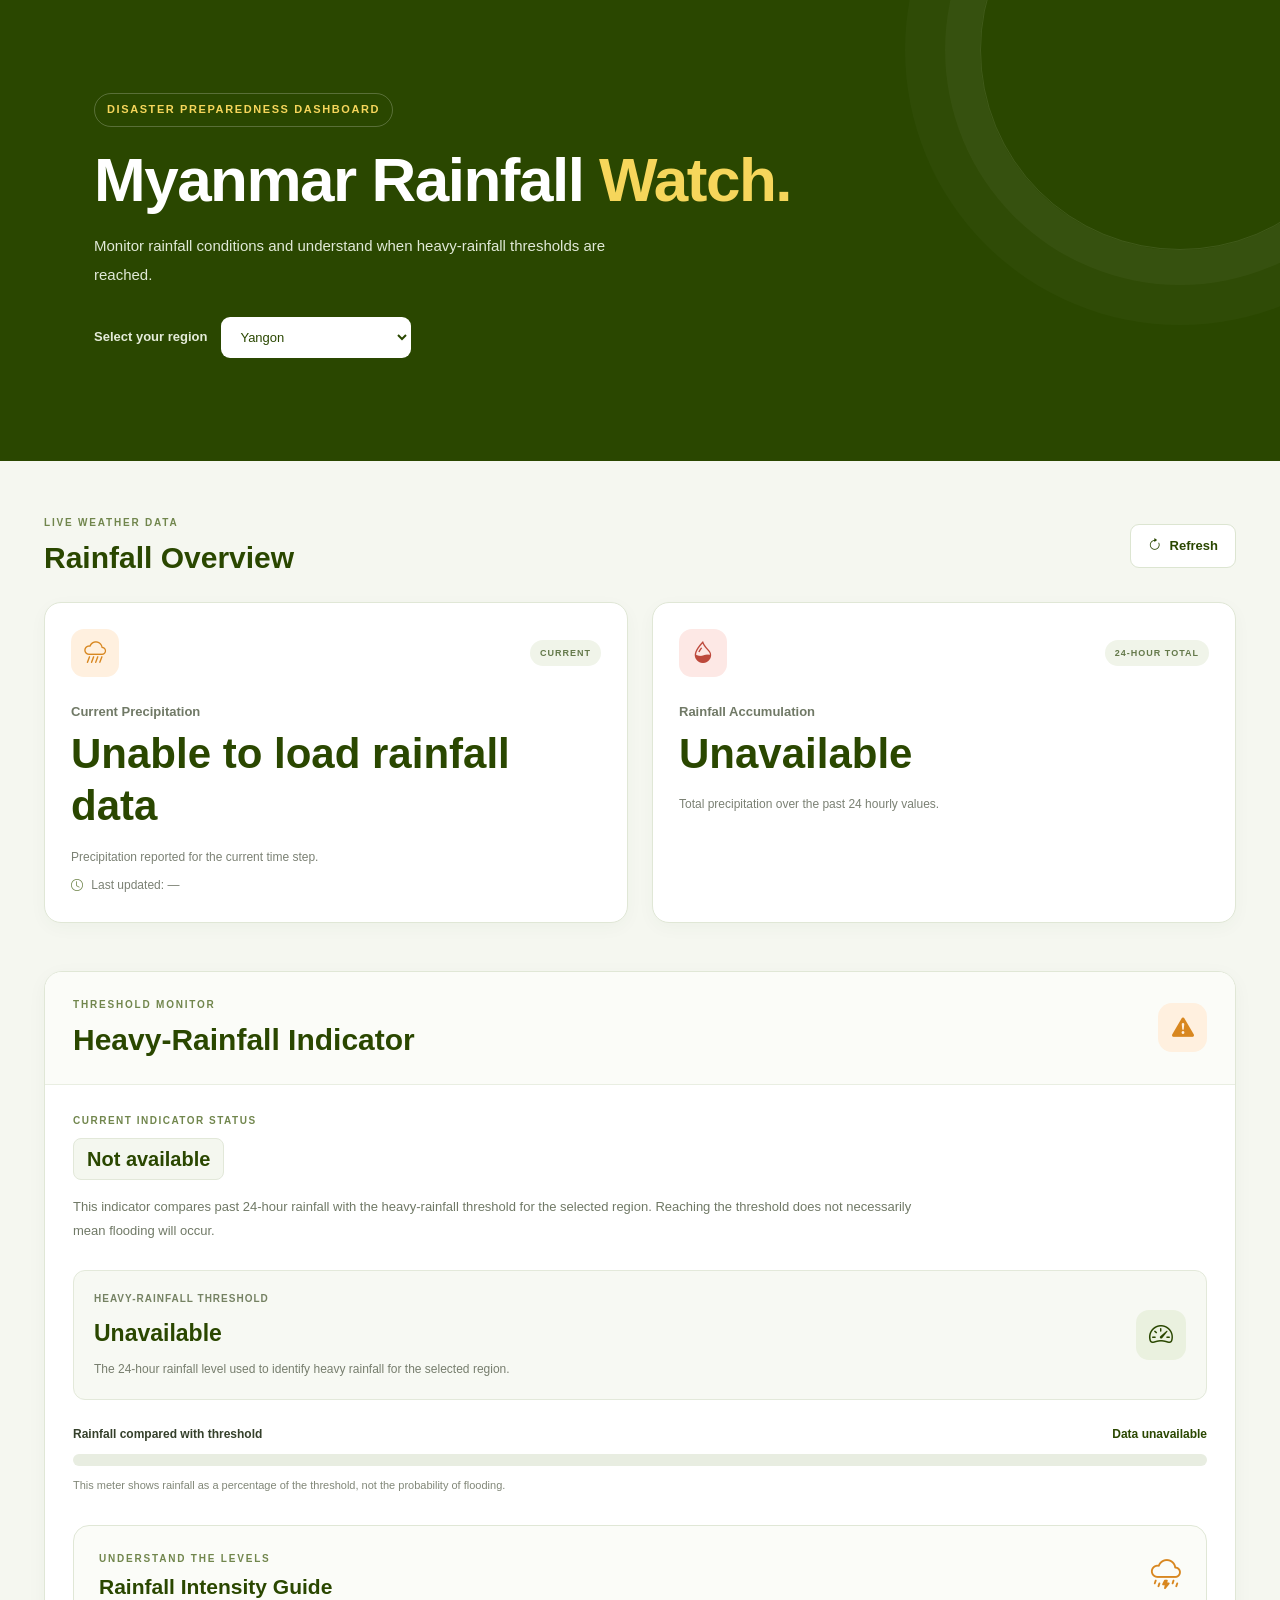
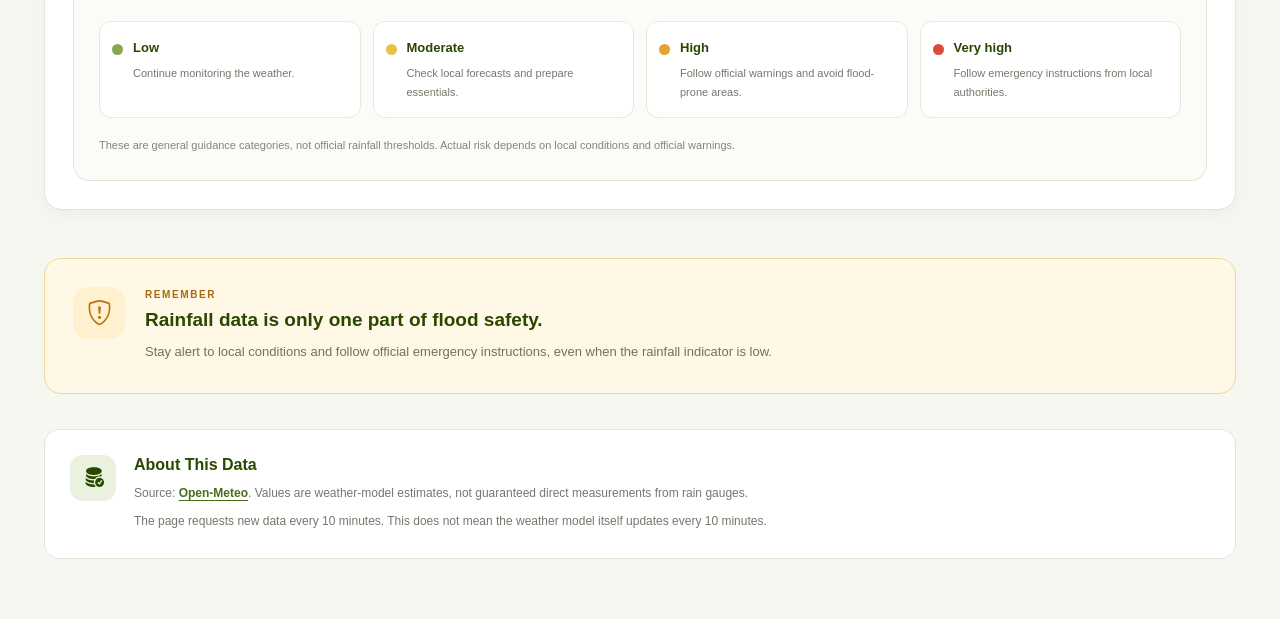
<file: lastest_update.html>
<!DOCTYPE html>
<html lang="en">

<head>
    <meta charset="UTF-8">
    <meta name="viewport" content="width=device-width, initial-scale=1.0">
    <title>Myanmar Rainfall Watch</title>
    <link href="https://cdn.jsdelivr.net/npm/bootstrap@5.3.8/dist/css/bootstrap.min.css" rel="stylesheet"
        integrity="sha384-sRIl4kxILFvY47J16cr9ZwB07vP4J8+LH7qKQnuqkuIAvNWLzeN8tE5YBujZqJLB" crossorigin="anonymous">
    <link rel="stylesheet" href="https://cdn.jsdelivr.net/npm/bootstrap-icons@1.13.1/font/bootstrap-icons.min.css">
    <link href="https://unpkg.com/aos@2.3.1/dist/aos.css" rel="stylesheet">
    <link rel="stylesheet" href="css/lastest_update.css">
</head>

<body>

    <div class="dashboard_header">
        <div class="container px-4 py-5">
            <p class="eyebrow">DISASTER PREPAREDNESS DASHBOARD</p>

            <h1>Myanmar Rainfall <span>Watch.</span></h1>

            <p class="header_description">
                Monitor rainfall conditions and understand when
                heavy-rainfall thresholds are reached.
            </p>

            <div class="region_picker">
                <label for="region">Select your region</label>

                <select name="region" id="region">
                    <option value="ayeyarwady">Ayeyarwady</option>
                    <option value="yangon" selected>Yangon</option>
                    <option value="rakhine">Rakhine</option>
                    <option value="tanintharyi">Tanintharyi</option>
                    <option value="mandalay">Mandalay</option>
                    <option value="bago">Bago</option>
                    <option value="sagaing">Sagaing</option>
                </select>
            </div>
        </div>
    </div>

    <div class="container dashboard_main px-4 py-4">

        <div class="section_heading">
            <div>
                <p class="section_kicker">LIVE WEATHER DATA</p>
                <h2>Rainfall Overview</h2>
            </div>

            <button id="refresh_data" type="button" class="refresh_button">
                <i class="bi bi-arrow-clockwise"></i>
                Refresh
            </button>
        </div>

        <div class="row g-4 mb-5">

            <div class="col-md-6">
                <div class="metric_card current_card">
                    <div class="metric_top">
                        <span class="metric_icon orange_icon">
                            <i class="bi bi-cloud-rain-heavy"></i>
                        </span>
                        <span class="metric_tag">CURRENT</span>
                    </div>

                    <p class="metric_label">Current Precipitation</p>
                    <h3 id="precipitation" class="metric_number">Loading...</h3>

                    <p class="metric_note">
                        Precipitation reported for the current time step.
                    </p>

                    <p class="metric_note mt-2">
                        <i class="bi bi-clock"></i>
                        Last updated: <span id="updated_time">—</span>
                    </p>
                </div>
            </div>

            <div class="col-md-6">
                <div class="metric_card total_card">
                    <div class="metric_top">
                        <span class="metric_icon red_icon">
                            <i class="bi bi-droplet-half"></i>
                        </span>
                        <span class="metric_tag">24-HOUR TOTAL</span>
                    </div>

                    <p class="metric_label">Rainfall Accumulation</p>
                    <h3 id="rainfall_24h" class="metric_number">--</h3>

                    <p class="metric_note">
                        Total precipitation over the past 24 hourly values.
                    </p>
                </div>
            </div>
        </div>

        <div class="alert_panel mb-5">
            <div class="alert_header">
                <div>
                    <p class="section_kicker">THRESHOLD MONITOR</p>
                    <h2>Heavy-Rainfall Indicator</h2>
                </div>

                <span class="alert_symbol">
                    <i class="bi bi-exclamation-triangle-fill"></i>
                </span>
            </div>

            <div class="alert_body">
                <p class="alert_caption">CURRENT INDICATOR STATUS</p>

                <h3 id="flood_risk_percentage" class="risk_status">
                    Not available
                </h3>

                <p class="alert_explanation">
                    This indicator compares past 24-hour rainfall with
                    the heavy-rainfall threshold for the selected region.
                    Reaching the threshold does not necessarily mean
                    flooding will occur.
                </p>

                <div class="threshold_details">
                    <div>
                        <span class="detail_label">HEAVY-RAINFALL THRESHOLD</span>

                        <strong id="rainfall_threshold">Not available</strong>

                        <p class="threshold_note">
                            The 24-hour rainfall level used to identify heavy rainfall
                            for the selected region.
                        </p>
                    </div>

                    <div class="threshold_icon">
                        <i class="bi bi-speedometer2"></i>
                    </div>
                </div>

                <div class="meter_heading">
                    <span>Rainfall compared with threshold</span>
                    <span id="rainfall_meter_text">Not available</span>
                </div>

                <div id="rainfall_meter"
                    class="rainfall_meter"
                    role="progressbar"
                    aria-label="Rainfall compared with the heavy-rainfall threshold"
                    aria-valuemin="0"
                    aria-valuemax="100"
                    aria-valuenow="0">

                    <div id="rainfall_meter_fill" class="rainfall_meter_fill"></div>
                </div>

                <p class="meter_note">
                    This meter shows rainfall as a percentage of the
                    threshold, not the probability of flooding.
                </p>

                <div class="rainfall_guide">
                    <div class="guide_heading">
                        <div>
                            <p class="section_kicker">UNDERSTAND THE LEVELS</p>
                            <h3>Rainfall Intensity Guide</h3>
                        </div>
                        <i class="bi bi-cloud-lightning-rain"></i>
                    </div>

                    <div class="intensity_levels">
                        <div class="intensity_item">
                            <span class="intensity_dot low"></span>
                            <div>
                                <strong>Low</strong>
                                <p>Continue monitoring the weather.</p>
                            </div>
                        </div>

                        <div class="intensity_item">
                            <span class="intensity_dot moderate"></span>
                            <div>
                                <strong>Moderate</strong>
                                <p>Check local forecasts and prepare essentials.</p>
                            </div>
                        </div>

                        <div class="intensity_item">
                            <span class="intensity_dot high"></span>
                            <div>
                                <strong>High</strong>
                                <p>Follow official warnings and avoid flood-prone areas.</p>
                            </div>
                        </div>

                        <div class="intensity_item">
                            <span class="intensity_dot severe"></span>
                            <div>
                                <strong>Very high</strong>
                                <p>Follow emergency instructions from local authorities.</p>
                            </div>
                        </div>
                    </div>

                    <p class="guide_note">
                        These are general guidance categories, not official rainfall thresholds.
                        Actual risk depends on local conditions and official warnings.
                    </p>
                </div>
            </div>
        </div>

        <div class="safety_banner">
            <div class="safety_banner_icon">
                <i class="bi bi-shield-exclamation"></i>
            </div>
            <div>
                <p class="safety_banner_label">REMEMBER</p>
                <h3>Rainfall data is only one part of flood safety.</h3>
                <p>
                    Stay alert to local conditions and follow official emergency
                    instructions, even when the rainfall indicator is low.
                </p>
            </div>
        </div>

        <div class="data_footer">
            <div class="footer_icon">
                <i class="bi bi-database-fill-check"></i>
            </div>

            <div>
                <h3>About This Data</h3>

                <p>
                    Source:
                    <a href="https://open-meteo.com/" target="_blank" rel="noopener noreferrer">Open-Meteo</a>.
                    Values are weather-model estimates, not guaranteed
                    direct measurements from rain gauges.
                </p>

                <p>
                    The page requests new data every 10 minutes.
                    This does not mean the weather model itself updates
                    every 10 minutes.
                </p>
            </div>
        </div>

    </div>

    <script src="js/lastest_update.js"></script>

    <script src="https://cdn.jsdelivr.net/npm/bootstrap@5.3.8/dist/js/bootstrap.bundle.min.js"
        integrity="sha384-FKyoEForCGlyvwx9Hj09JcYn3nv7wiPVlz7YYwJrWVcXK/BmnVDxM+D2scQbITxI"
        crossorigin="anonymous"></script>

    <script src="https://unpkg.com/aos@2.3.1/dist/aos.js"></script>
    <script>
        AOS.init();
    </script>

</body>

</html>
</file>
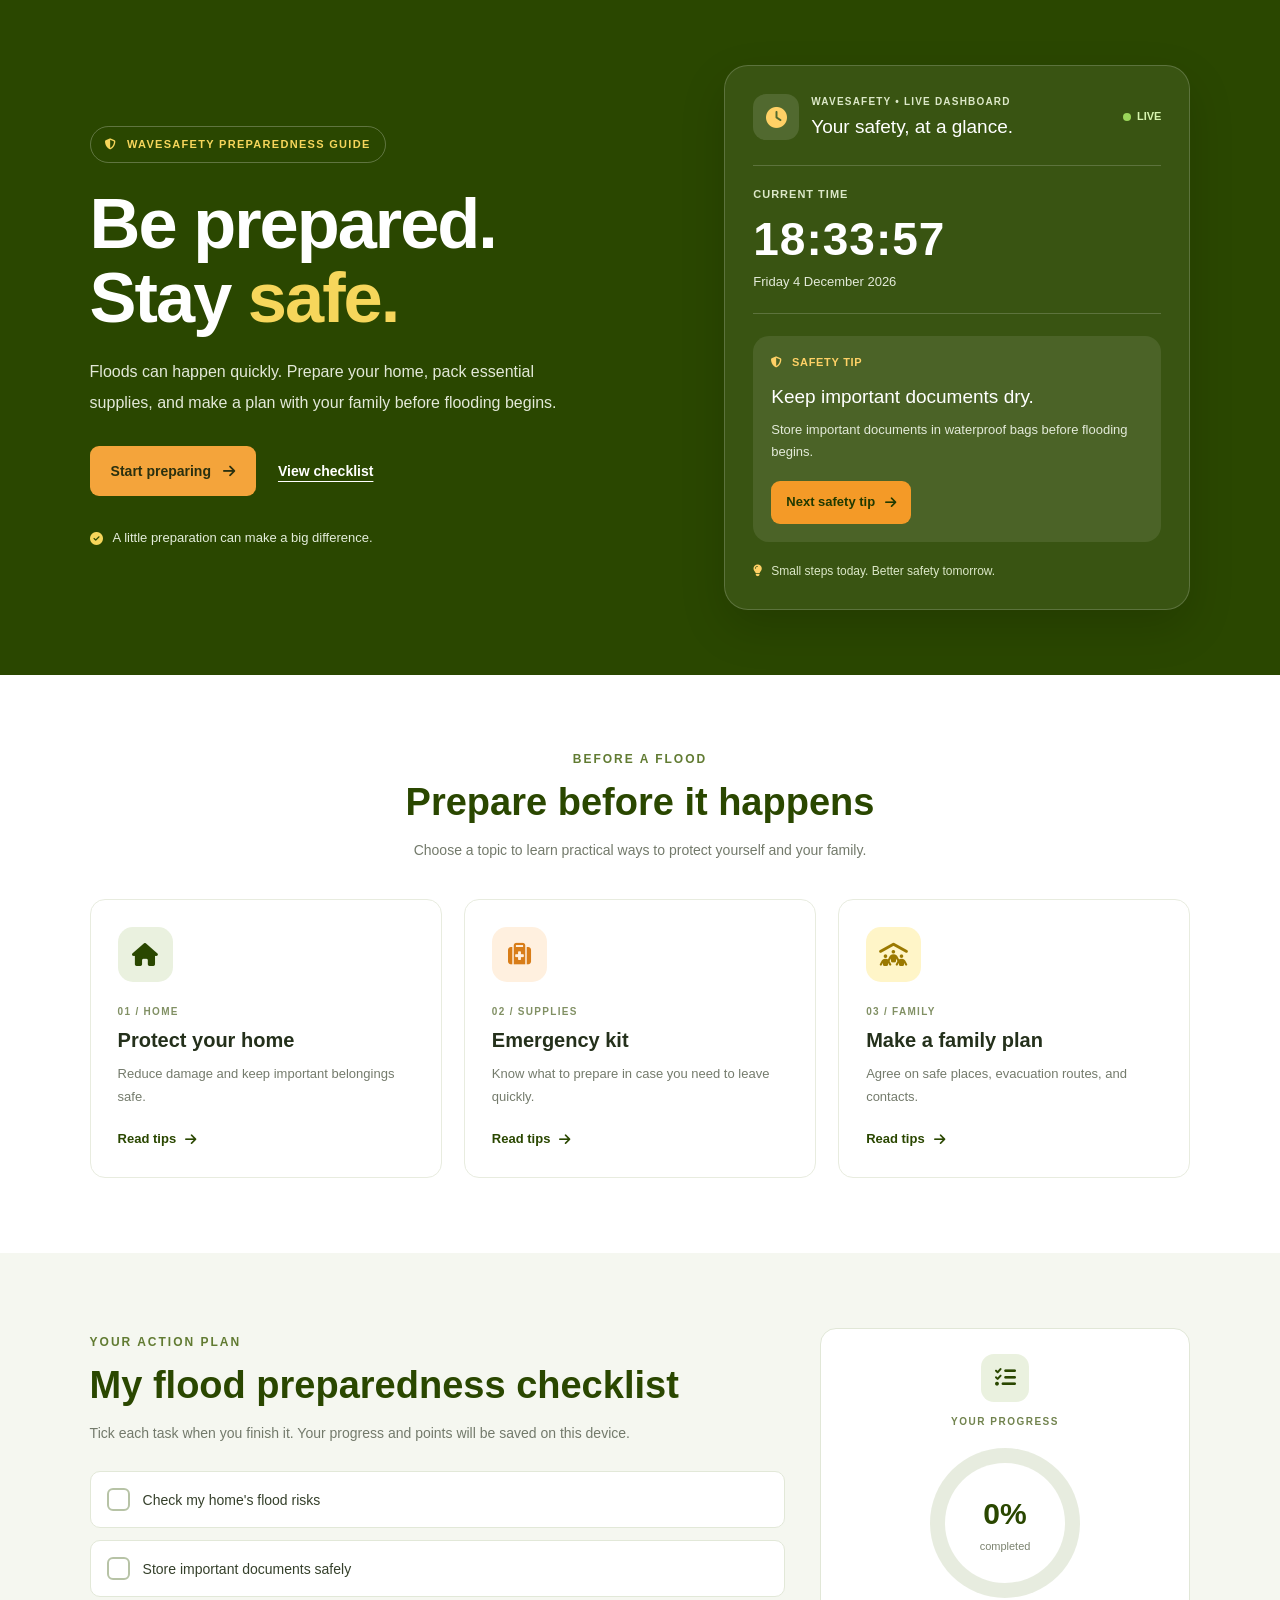
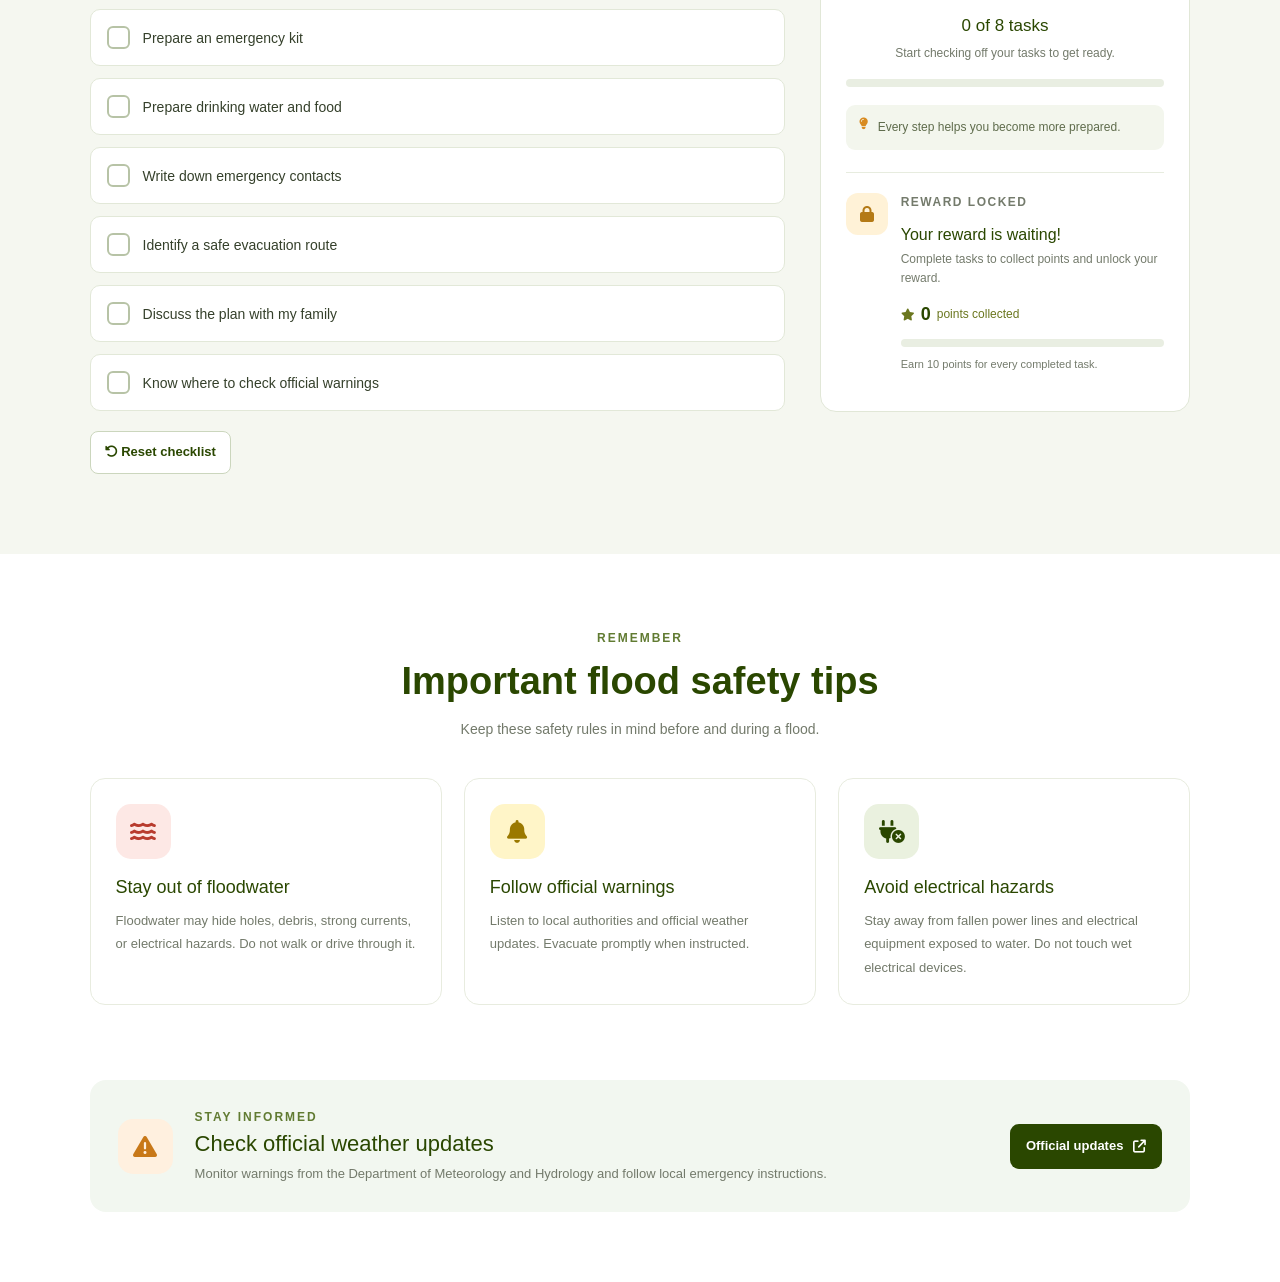
<file: preparedness.html>
<!DOCTYPE html>
<html lang="en">
<head>
    <meta charset="UTF-8">
    <meta name="viewport" content="width=device-width, initial-scale=1.0">
    <title>WaveSafety | Flood Preparedness</title>
    <link href="https://cdn.jsdelivr.net/npm/bootstrap@5.3.3/dist/css/bootstrap.min.css" rel="stylesheet">
    <link rel="stylesheet" href="https://cdnjs.cloudflare.com/ajax/libs/font-awesome/6.7.2/css/all.min.css">
    <link rel="stylesheet" href="css/preparedness.css">
</head>
<body>

    <!-- hero -->
    <section class="hero">
        <div class="hero-content">
            <div class="hero-text">
                <p class="hero-label">
                    <i class="fa-solid fa-shield-halved"></i>
                    WAVESAFETY PREPAREDNESS GUIDE
                </p>

                <h1>Be prepared.<br>Stay <span>safe.</span></h1>

                <p class="hero-description">
                    Floods can happen quickly. Prepare your home, pack
                    essential supplies, and make a plan with your family
                    before flooding begins.
                </p>

                <div class="hero-buttons">
                    <a href="#preparation" class="hero-button">
                        Start preparing
                        <i class="fa-solid fa-arrow-right"></i>
                    </a>
                    <a href="#checklist" class="hero-link">View checklist</a>
                </div>

                <div class="hero-note">
                    <i class="fa-solid fa-circle-check"></i>
                    A little preparation can make a big difference.
                </div>
            </div>

            <!-- live preparedness dashboard -->
            <div class="live-dashboard">
                <div class="live-dashboard-header">
                    <div class="live-dashboard-icon">
                        <i class="fa-solid fa-clock"></i>
                    </div>
                    <div>
                        <p class="dashboard-label">WAVESAFETY • LIVE DASHBOARD</p>
                        <h2>Your safety, at a glance.</h2>
                    </div>
                    <span class="live-badge">
                        <span class="live-dot"></span> LIVE
                    </span>
                </div>

                <div class="dashboard-clock">
                    <p>CURRENT TIME</p>
                    <div id="live-time">00:00:00</div>
                    <div id="live-date">Loading date...</div>
                </div>

                <div class="dashboard-tip">
                    <div class="tip-heading">
                        <i class="fa-solid fa-shield-halved"></i>
                        <span id="tip-number">SAFETY TIP</span>
                    </div>

                    <h3 id="tip-title">Keep important documents dry.</h3>
                    <p id="tip-description">
                        Store important documents in waterproof bags before flooding begins.
                    </p>

                    <button type="button" id="next-tip">
                        Next safety tip
                        <i class="fa-solid fa-arrow-right"></i>
                    </button>
                </div>

                <div class="dashboard-footer">
                    <i class="fa-solid fa-lightbulb"></i>
                    Small steps today. Better safety tomorrow.
                </div>
            </div>
        </div>
    </section>

    <!-- preparation -->
    <section class="preparation-section" id="preparation">
        <div class="section-heading">
            <p class="section-label">BEFORE A FLOOD</p>
            <h2>Prepare before it happens</h2>
            <p>Choose a topic to learn practical ways to protect yourself and your family.</p>
        </div>

        <div class="action-grid">
            <button class="action-card" type="button" data-panel="home-tips">
                <div class="action-icon green-icon">
                    <i class="fa-solid fa-house"></i>
                </div>
                <span class="action-number">01 / HOME</span>
                <h3>Protect your home</h3>
                <p>Reduce damage and keep important belongings safe.</p>
                <span class="action-link">Read tips <i class="fa-solid fa-arrow-right"></i></span>
            </button>

            <button class="action-card" type="button" data-panel="kit-tips">
                <div class="action-icon orange-icon">
                    <i class="fa-solid fa-suitcase-medical"></i>
                </div>
                <span class="action-number">02 / SUPPLIES</span>
                <h3>Emergency kit</h3>
                <p>Know what to prepare in case you need to leave quickly.</p>
                <span class="action-link">Read tips <i class="fa-solid fa-arrow-right"></i></span>
            </button>

            <button class="action-card" type="button" data-panel="family-tips">
                <div class="action-icon yellow-icon">
                    <i class="fa-solid fa-people-roof"></i>
                </div>
                <span class="action-number">03 / FAMILY</span>
                <h3>Make a family plan</h3>
                <p>Agree on safe places, evacuation routes, and contacts.</p>
                <span class="action-link">Read tips <i class="fa-solid fa-arrow-right"></i></span>
            </button>
        </div>

        <!-- tip panels -->
        <div class="tip-panel" id="home-tips">
            <button class="close-panel" type="button" aria-label="Close tips">
                <i class="fa-solid fa-xmark"></i>
            </button>

            <div class="tip-panel-title">
                <i class="fa-solid fa-house-circle-check"></i>
                <div>
                    <p class="section-label">HOME SAFETY</p>
                    <h3>Protect your home from flooding</h3>
                </div>
            </div>

            <h4>What you should do</h4>
            <ul>
                <li>Check whether your home is in a flood-prone area.</li>
                <li>Keep drains and gutters clear of rubbish when it is safe to do so.</li>
                <li>Move important documents, electronics, and valuables to higher shelves.</li>
                <li>Keep emergency phone numbers and important documents in a waterproof bag.</li>
                <li>Know the safest route to higher ground or an official evacuation shelter.</li>
            </ul>

            <div class="tip-warning">
                <i class="fa-solid fa-triangle-exclamation"></i>
                Never enter floodwater to protect belongings. Your safety comes first.
            </div>
        </div>

        <div class="tip-panel" id="kit-tips">
            <button class="close-panel" type="button" aria-label="Close tips">
                <i class="fa-solid fa-xmark"></i>
            </button>

            <div class="tip-panel-title">
                <i class="fa-solid fa-kit-medical"></i>
                <div>
                    <p class="section-label">EMERGENCY SUPPLIES</p>
                    <h3>Pack a flood emergency kit</h3>
                </div>
            </div>

            <h4>Essential supplies</h4>
            <ul>
                <li>Drinking water and ready-to-eat food.</li>
                <li>First-aid kit and necessary medicines.</li>
                <li>Flashlight, spare batteries, and a power bank.</li>
                <li>Phone, emergency contact list, and a battery-powered radio if available.</li>
                <li>Copies of important documents stored in a waterproof bag.</li>
                <li>Extra clothes, hygiene items, and basic supplies for children or older family members.</li>
            </ul>

            <div class="tip-warning">
                <i class="fa-solid fa-triangle-exclamation"></i>
                Keep your kit somewhere easy to reach. Do not delay evacuation to collect supplies.
            </div>
        </div>

        <div class="tip-panel" id="family-tips">
            <button class="close-panel" type="button" aria-label="Close tips">
                <i class="fa-solid fa-xmark"></i>
            </button>

            <div class="tip-panel-title">
                <i class="fa-solid fa-people-group"></i>
                <div>
                    <p class="section-label">FAMILY SAFETY</p>
                    <h3>Create a plan everyone understands</h3>
                </div>
            </div>

            <h4>Before flooding begins</h4>
            <ul>
                <li>Choose a safe meeting place on higher ground.</li>
                <li>Identify evacuation routes and nearby official shelters.</li>
                <li>Write down important phone numbers in case your phone battery dies.</li>
                <li>Choose an out-of-area contact whom family members can call or message.</li>
                <li>Plan how to help children, older adults, people with disabilities, and pets.</li>
                <li>Follow official warnings and leave early when authorities advise evacuation.</li>
            </ul>

            <div class="tip-warning">
                <i class="fa-solid fa-triangle-exclamation"></i>
                Never walk, swim, or drive through floodwater. It may be deeper or faster-moving than it looks.
            </div>
        </div>
    </section>

    <!-- checklist -->
    <section class="checklist-section" id="checklist">
        <div class="checklist-layout">
            <div class="checklist-main">
                <p class="section-label">YOUR ACTION PLAN</p>
                <h2>My flood preparedness checklist</h2>
                <p class="checklist-intro">
                    Tick each task when you finish it. Your progress and points will be saved on this device.
                </p>

                <div class="checklist-items">
                    <label class="checklist-item">
                        <input type="checkbox" class="prep-check" value="home">
                        <span class="custom-check"><i class="fa-solid fa-check"></i></span>
                        <span>Check my home's flood risks</span>
                    </label>

                    <label class="checklist-item">
                        <input type="checkbox" class="prep-check" value="documents">
                        <span class="custom-check"><i class="fa-solid fa-check"></i></span>
                        <span>Store important documents safely</span>
                    </label>

                    <label class="checklist-item">
                        <input type="checkbox" class="prep-check" value="kit">
                        <span class="custom-check"><i class="fa-solid fa-check"></i></span>
                        <span>Prepare an emergency kit</span>
                    </label>

                    <label class="checklist-item">
                        <input type="checkbox" class="prep-check" value="water">
                        <span class="custom-check"><i class="fa-solid fa-check"></i></span>
                        <span>Prepare drinking water and food</span>
                    </label>

                    <label class="checklist-item">
                        <input type="checkbox" class="prep-check" value="contacts">
                        <span class="custom-check"><i class="fa-solid fa-check"></i></span>
                        <span>Write down emergency contacts</span>
                    </label>

                    <label class="checklist-item">
                        <input type="checkbox" class="prep-check" value="route">
                        <span class="custom-check"><i class="fa-solid fa-check"></i></span>
                        <span>Identify a safe evacuation route</span>
                    </label>

                    <label class="checklist-item">
                        <input type="checkbox" class="prep-check" value="family">
                        <span class="custom-check"><i class="fa-solid fa-check"></i></span>
                        <span>Discuss the plan with my family</span>
                    </label>

                    <label class="checklist-item">
                        <input type="checkbox" class="prep-check" value="alerts">
                        <span class="custom-check"><i class="fa-solid fa-check"></i></span>
                        <span>Know where to check official warnings</span>
                    </label>
                </div>

                <div class="checklist-buttons">
                    <button class="reset-button" id="reset-checklist" type="button">
                        <i class="fa-solid fa-rotate-left"></i>
                        Reset checklist
                    </button>
                </div>
            </div>

            <aside class="progress-card">
                <div class="progress-icon">
                    <i class="fa-solid fa-list-check"></i>
                </div>

                <p class="progress-label">YOUR PROGRESS</p>

                <div class="progress-ring" id="progress-ring">
                    <div class="progress-ring-inner">
                        <strong id="progress-percent">0%</strong>
                        <span>completed</span>
                    </div>
                </div>

                <h3 id="progress-count">0 of 8 tasks</h3>
                <p id="progress-message">Start checking off your tasks to get ready.</p>

                <div class="progress-track">
                    <div class="progress-bar" id="progress-bar"></div>
                </div>

                <div class="progress-tip">
                    <i class="fa-solid fa-lightbulb"></i>
                    <span>Every step helps you become more prepared.</span>
                </div>

                <!-- points and rewards -->
                <div class="reward-card" id="reward-card">
                    <div class="reward-icon" id="reward-icon">
                        <i class="fa-solid fa-lock"></i>
                    </div>

                    <div class="reward-text">
                        <p class="reward-label" id="reward-label">REWARD LOCKED</p>
                        <h3 id="reward-title">Your reward is waiting!</h3>
                        <p id="reward-description">
                            Complete tasks to collect points and unlock your reward.
                        </p>

                        <div class="points-display">
                            <i class="fa-solid fa-star"></i>
                            <span id="points-total">0</span>
                            <span>points collected</span>
                        </div>

                        <div class="points-track">
                            <div class="points-bar" id="points-bar"></div>
                        </div>

                        <p class="points-next" id="points-next">
                            Earn 10 points for every completed task.
                        </p>
                    </div>
                </div>
            </aside>
        </div>
    </section>

    <!-- safety tips -->
    <section class="safety-section">
        <div class="section-heading">
            <p class="section-label">REMEMBER</p>
            <h2>Important flood safety tips</h2>
            <p>Keep these safety rules in mind before and during a flood.</p>
        </div>

        <div class="safety-grid">
            <article class="safety-card">
                <div class="safety-icon red-icon">
                    <i class="fa-solid fa-water"></i>
                </div>
                <h3>Stay out of floodwater</h3>
                <p>Floodwater may hide holes, debris, strong currents, or electrical hazards. Do not walk or drive through it.</p>
            </article>

            <article class="safety-card">
                <div class="safety-icon yellow-icon">
                    <i class="fa-solid fa-bell"></i>
                </div>
                <h3>Follow official warnings</h3>
                <p>Listen to local authorities and official weather updates. Evacuate promptly when instructed.</p>
            </article>

            <article class="safety-card">
                <div class="safety-icon green-icon">
                    <i class="fa-solid fa-plug-circle-xmark"></i>
                </div>
                <h3>Avoid electrical hazards</h3>
                <p>Stay away from fallen power lines and electrical equipment exposed to water. Do not touch wet electrical devices.</p>
            </article>
        </div>
    </section>

    <!-- emergency reminder -->
    <section class="emergency-section">
        <div class="emergency-icon">
            <i class="fa-solid fa-triangle-exclamation"></i>
        </div>

        <div class="emergency-text">
            <p class="section-label">STAY INFORMED</p>
            <h2>Check official weather updates</h2>
            <p>Monitor warnings from the Department of Meteorology and Hydrology and follow local emergency instructions.</p>
        </div>

        <a href="#" class="emergency-button">
            Official updates
            <i class="fa-solid fa-arrow-up-right-from-square"></i>
        </a>
    </section>

    <!-- notification -->
    <div class="toast-message" id="toast-message" role="status" aria-live="polite">
        <i class="fa-solid fa-circle-check"></i>
        <span id="toast-text">Progress updated!</span>
    </div>

    <script src="js/preparedness.js"></script>
</body>
</html>
</file>
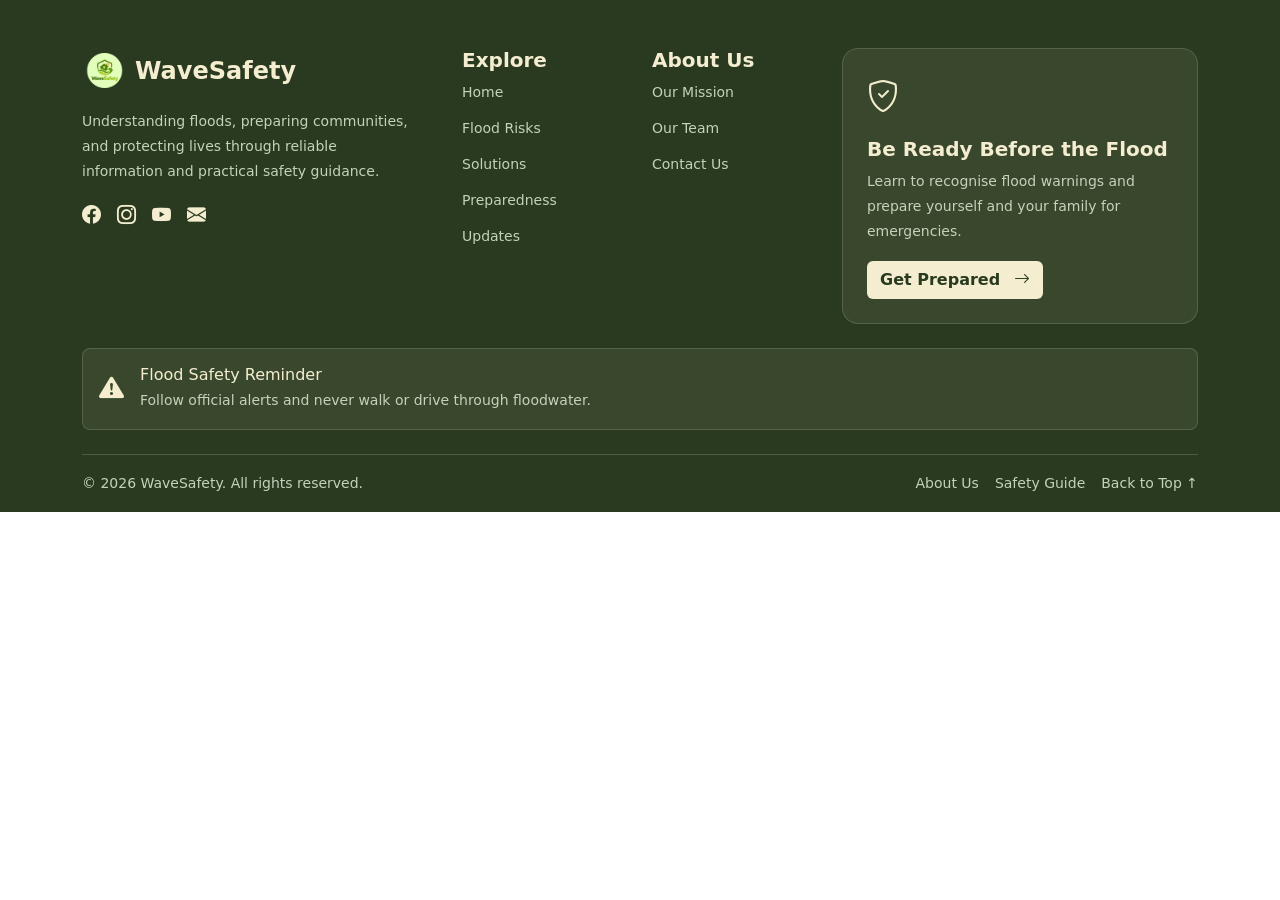
<file: components/footer.html>
<!DOCTYPE html>
<html lang="en">
<head>
    <meta charset="UTF-8">
    <meta name="viewport" content="width=device-width, initial-scale=1.0">
    <title>WaveSafety Footer</title>

    <link href="https://cdn.jsdelivr.net/npm/bootstrap@5.3.8/dist/css/bootstrap.min.css" rel="stylesheet">
    <link href="https://cdn.jsdelivr.net/npm/bootstrap-icons@1.13.1/font/bootstrap-icons.min.css" rel="stylesheet">
    <link rel="stylesheet" href="/css/footer.css">
</head>

<body>

    <footer class="wavesafety-footer pt-5">
        <div class="container">

            <!-- Main Footer -->
            <div class="row g-4 pb-4">

                <!-- Brand -->
                <div class="col-lg-4 col-md-6">
                    <a href="index.html" class="footer-logo d-inline-flex align-items-center gap-2 mb-3">
                        <img src="/image/favicon.png" alt="WaveSafety Logo">
                        <span>WaveSafety</span>
                    </a>

                    <p class="footer-text pe-lg-4">
                        Understanding floods, preparing communities, and
                        protecting lives through reliable information and
                        practical safety guidance.
                    </p>

                    <div class="d-flex gap-3 mt-3">
                        <a href="#" class="footer-social" aria-label="Facebook">
                            <i class="bi bi-facebook"></i>
                        </a>
                        <a href="#" class="footer-social" aria-label="Instagram">
                            <i class="bi bi-instagram"></i>
                        </a>
                        <a href="#" class="footer-social" aria-label="YouTube">
                            <i class="bi bi-youtube"></i>
                        </a>
                        <a href="mailto:info@wavesafety.com" class="footer-social" aria-label="Email">
                            <i class="bi bi-envelope-fill"></i>
                        </a>
                    </div>
                </div>

                <!-- Explore -->
                <div class="col-6 col-lg-2 col-md-3">
                    <h5 class="footer-heading">Explore</h5>
                    <ul class="list-unstyled footer-links">
                        <li><a href="index.html">Home</a></li>
                        <li><a href="flood-risk.html">Flood Risks</a></li>
                        <li><a href="solutions.html">Solutions</a></li>
                        <li><a href="preparedness.html">Preparedness</a></li>
                        <li><a href="updates.html">Updates</a></li>
                    </ul>
                </div>

                <!-- About -->
                <div class="col-6 col-lg-2 col-md-3">
                    <h5 class="footer-heading">About Us</h5>
                    <ul class="list-unstyled footer-links">
                        <li><a href="about.html">Our Mission</a></li>
                        <li><a href="about.html#team">Our Team</a></li>
                        <li><a href="about.html#contact">Contact Us</a></li>
                    </ul>
                </div>

                <!-- Safety Card -->
                <div class="col-lg-4 col-md-12">
                    <div class="safety-card p-4 rounded-4 h-100">
                        <i class="bi bi-shield-check safety-icon"></i>

                        <h5 class="footer-heading mt-3">
                            Be Ready Before the Flood
                        </h5>

                        <p class="footer-text">
                            Learn to recognise flood warnings and prepare
                            yourself and your family for emergencies.
                        </p>

                        <a href="preparedness.html" class="btn safety-btn">
                            Get Prepared
                            <i class="bi bi-arrow-right ms-2"></i>
                        </a>
                    </div>
                </div>

            </div>

            <!-- Flood Safety Reminder -->
            <div class="safety-reminder rounded-3 p-3 mb-4 d-flex align-items-center gap-3">
                <i class="bi bi-exclamation-triangle-fill reminder-icon"></i>

                <div>
                    <h6 class="mb-1">Flood Safety Reminder</h6>
                    <p class="mb-0 footer-text">
                        Follow official alerts and never walk or drive through floodwater.
                    </p>
                </div>
            </div>

            <!-- Copyright -->
            <div class="footer-bottom border-top py-3 d-flex flex-column flex-md-row justify-content-between align-items-md-center gap-3">
                <p class="mb-0 footer-text">
                    &copy; 2026 WaveSafety. All rights reserved.
                </p>

                <div class="d-flex flex-wrap gap-3">
                    <a href="about.html" class="bottom-link">About Us</a>
                    <a href="preparedness.html" class="bottom-link">Safety Guide</a>
                    <a href="#" class="bottom-link">Back to Top ↑</a>
                </div>
            </div>

        </div>
    </footer>

</body>
</html>
</file>
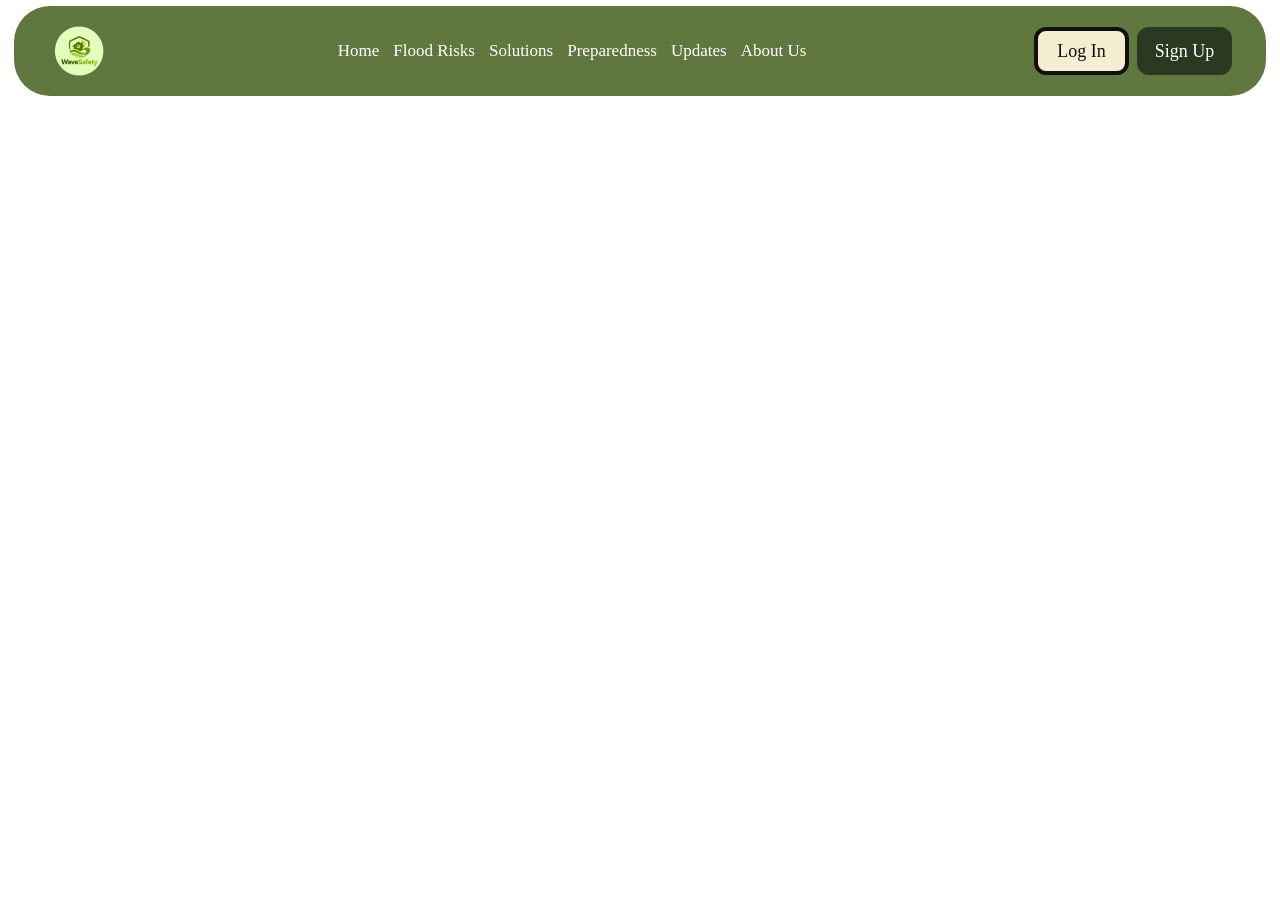
<file: components/navbar.html>
<!DOCTYPE html>
<html lang="en">
<head>
    <!-- Page settings -->
    <meta charset="UTF-8">
    <meta name="viewport" content="width=device-width, initial-scale=1.0">
    <title>WaveSafety Navbar</title>

    <!-- Bootstrap CSS -->
    <link href="https://cdn.jsdelivr.net/npm/bootstrap@5.3.8/dist/css/bootstrap.min.css" rel="stylesheet">

    <!-- Bootstrap Icons -->
    <link href="https://cdn.jsdelivr.net/npm/bootstrap-icons@1.13.1/font/bootstrap-icons.min.css" rel="stylesheet">

    <!-- Custom CSS -->
    <link rel="stylesheet" href="/css/navbar.css">
</head>

<body>

    <!-- ==================== DESKTOP NAVBAR ==================== -->
    <nav class="navbar navbar-expand-xl flood-navbar">
        <div class="container-fluid">

            <!-- Website logo -->
            <a class="navbar-brand flood-brand" href="index.html">
                <img src="/image/favicon.png" alt="WaveSafety Logo" class="brand-logo">
                <span class="brand-name">WaveSafety</span>
            </a>

            <!-- Mobile toggler for tablet/desktop-width navigation -->
            <button class="navbar-toggler"
                    type="button"
                    data-bs-toggle="collapse"
                    data-bs-target="#navbarContent"
                    aria-controls="navbarContent"
                    aria-expanded="false"
                    aria-label="Toggle navigation">
                <span class="navbar-toggler-icon"></span>
            </button>

            <!-- Desktop navigation links and account buttons -->
            <div class="collapse navbar-collapse" id="navbarContent">

                <ul class="navbar-nav mx-auto align-items-xl-center">
                    <li class="nav-item">
                        <a class="nav-link" href="/index.html">Home</a>
                    </li>
                    <li class="nav-item">
                        <a class="nav-link" href="/flood-risk.html">Flood Risks</a>
                    </li>
                    <li class="nav-item">
                        <a class="nav-link" href="/solutions.html">Solutions</a>
                    </li>
                    <li class="nav-item">
                        <a class="nav-link" href="/preparedness.html">Preparedness</a>
                    </li>
                    <li class="nav-item">
                        <a class="nav-link" href="/lastest_update.html">Updates</a>
                    </li>
                    <li class="nav-item">
                        <a class="nav-link" href="about.html">About Us</a>
                    </li>
                </ul>

                <!-- Desktop account buttons -->
                <div class="auth-buttons d-flex flex-column flex-xl-row gap-2">
                    <button class="btn btn-login"
                            type="button"
                            data-bs-toggle="modal"
                            data-bs-target="#loginModal">
                        Log In
                    </button>

                    <button class="btn btn-signup"
                            type="button"
                            data-bs-toggle="modal"
                            data-bs-target="#signupModal">
                        Sign Up
                    </button>
                </div>

            </div>
        </div>
    </nav>


    <!-- ==================== MOBILE BOTTOM NAVBAR ==================== -->
    <nav class="mobile-bottom-nav d-lg-none" aria-label="Mobile navigation">

        <!-- Flood risks shortcut -->
        <a href="flood-risk.html" class="mobile-nav-item" aria-label="Flood Risks">
            <span class="active-label" id="mobile_flood_risk">Flood Risks</span>
            <i class="bi bi-exclamation-triangle"></i>
        </a>

        <!-- Solutions shortcut -->
        <a href="solutions.html" class="mobile-nav-item" aria-label="Solutions">
            <span class="active-label" id="mobile_solution">Solutions</span>
            <i class="bi bi-lightbulb"></i>
        </a>

        <!-- Home shortcut -->
        <a href="index.html" class="mobile-nav-item active" aria-label="Home">
            <span class="active-label" id="mobile_home">Home</span>
            <span class="mobile-icon-circle">
                <i class="bi bi-house-door-fill"></i>
            </span>
        </a>

        <!-- Updates shortcut -->
        <a href="updates.html" class="mobile-nav-item" aria-label="Updates">
            <span class="active-label" id="mobile_updates">Updates</span>
            <i class="bi bi-journal-text"></i>
        </a>

        <!-- Three dots open the sidebar -->
         
        <button class="mobile-nav-item"
                type="button"
                data-bs-toggle="offcanvas"
                data-bs-target="#mobileSidebar"
                aria-controls="mobileSidebar"
                aria-label="Open menu">
                <span class="active-label" id="mobile_more">More</span>
            <i class="bi bi-three-dots-vertical"></i>
        </button>

    </nav>


    <!-- ==================== MOBILE SIDEBAR ==================== -->
    <div class="offcanvas offcanvas-end mobile-sidebar"
         tabindex="-1"
         id="mobileSidebar"
         aria-labelledby="mobileSidebarTitle">

        <!-- Sidebar header -->
        <div class="offcanvas-header">
            <a href="index.html" class="sidebar-brand">
                <img src="/image/favicon.png" alt="WaveSafety Logo">
                <span id="mobileSidebarTitle">WaveSafety</span>
            </a>

            <button type="button"
                    class="btn-close"
                    data-bs-dismiss="offcanvas"
                    aria-label="Close"></button>
        </div>

        <!-- Sidebar links and account options -->
        <div class="offcanvas-body">

            <p class="sidebar-label">NAVIGATION</p>

            <a href="/index.html" class="sidebar-link">
                <i class="bi bi-house-door"></i> Home
            </a>

            <a href="flood-risk.html" class="sidebar-link">
                <i class="bi bi-exclamation-triangle"></i> Flood Risks
            </a>

            <a href="solutions.html" class="sidebar-link">
                <i class="bi bi-lightbulb"></i> Solutions
            </a>

            <a href="/preparedness.html" class="sidebar-link">
                <i class="bi bi-shield-check"></i> Preparedness
            </a>

            <a href="/latest_updates.html" class="sidebar-link">
                <i class="bi bi-journal-text"></i> Latest Updates
            </a>

            <a href="about.html" class="sidebar-link">
                <i class="bi bi-info-circle"></i> About Us
            </a>

            <hr class="sidebar-divider">

            <p class="sidebar-label">YOUR ACCOUNT</p>

            <button class="sidebar-signup"
                    type="button"
                    data-bs-dismiss="offcanvas"
                    data-bs-toggle="modal"
                    data-bs-target="#signupModal">
                <i class="bi bi-person-plus me-2"></i> Sign Up
            </button>

            <button class="sidebar-login"
                    type="button"
                    data-bs-dismiss="offcanvas"
                    data-bs-toggle="modal"
                    data-bs-target="#loginModal">
                Log In
            </button>

            <!-- Preparedness information card -->
            <div class="sidebar-tip">
                <i class="bi bi-shield-check"></i>
                <h5>Stay flood-ready</h5>
                <p>Learn how to prepare before a flood happens.</p>
                <a href="preparedness.html">View safety guide →</a>
            </div>

        </div>
    </div>


    <!-- ==================== SIGN-UP MODAL ==================== -->
    <div class="modal fade auth-modal"
         id="signupModal"
         tabindex="-1"
         aria-labelledby="signupTitle"
         aria-hidden="true">

        <div class="modal-dialog modal-dialog-centered">
            <div class="modal-content">

                <!-- Modal header -->
                <div class="modal-header auth-modal-header">
                    <div>
                        <div class="modal-icon">
                            <i class="bi bi-person-plus"></i>
                        </div>

                        <h2 class="modal-title" id="signupTitle">Join WaveSafety</h2>
                        <p>Create an account to stay informed and prepared.</p>
                    </div>

                    <button type="button"
                            class="btn-close"
                            data-bs-dismiss="modal"
                            aria-label="Close"></button>
                </div>

                <!-- Sign-up form -->
                <div class="modal-body">
                    <form action="#" method="post">

                        <div class="mb-3">
                            <label for="signupName" class="form-label">Full Name</label>
                            <input type="text"
                                   class="form-control"
                                   id="signupName"
                                   name="name"
                                   placeholder="Enter your full name"
                                   required>
                        </div>

                        <div class="mb-3">
                            <label for="signupEmail" class="form-label">Email Address</label>
                            <input type="email"
                                   class="form-control"
                                   id="signupEmail"
                                   name="email"
                                   placeholder="name@example.com"
                                   required>
                        </div>

                        <div class="mb-3">
                            <label for="signupPassword" class="form-label">Password</label>
                            <input type="password"
                                   class="form-control"
                                   id="signupPassword"
                                   name="password"
                                   placeholder="Create a password"
                                   required>
                        </div>

                        <div class="mb-3">
                            <label for="confirmPassword" class="form-label">Confirm Password</label>
                            <input type="password"
                                   class="form-control"
                                   id="confirmPassword"
                                   name="confirmPassword"
                                   placeholder="Enter your password again"
                                   required>
                        </div>

                        <button type="submit" class="auth-submit">
                            Create Account <i class="bi bi-arrow-right"></i>
                        </button>

                        <!-- Switch to the login modal -->
                        <p class="auth-switch">
                            Already have an account?
                            <button type="button"
                                    class="text-button"
                                    data-bs-target="#loginModal"
                                    data-bs-toggle="modal"
                                    data-bs-dismiss="modal">
                                Log in
                            </button>
                        </p>

                    </form>
                </div>

            </div>
        </div>
    </div>


    <!-- ==================== LOG-IN MODAL ==================== -->
    <div class="modal fade auth-modal"
         id="loginModal"
         tabindex="-1"
         aria-labelledby="loginTitle"
         aria-hidden="true">

        <div class="modal-dialog modal-dialog-centered">
            <div class="modal-content">

                <!-- Modal header -->
                <div class="modal-header auth-modal-header">
                    <div>
                        <div class="modal-icon">
                            <i class="bi bi-person-check"></i>
                        </div>

                        <h2 class="modal-title" id="loginTitle">Welcome Back</h2>
                        <p>Log in to continue with WaveSafety.</p>
                    </div>

                    <button type="button"
                            class="btn-close"
                            data-bs-dismiss="modal"
                            aria-label="Close"></button>
                </div>

                <!-- Login form -->
                <div class="modal-body">
                    <form action="#" method="post">

                        <div class="mb-3">
                            <label for="loginEmail" class="form-label">Email Address</label>
                            <input type="email"
                                   class="form-control"
                                   id="loginEmail"
                                   name="email"
                                   placeholder="name@example.com"
                                   required>
                        </div>

                        <div class="mb-3">
                            <label for="loginPassword" class="form-label">Password</label>
                            <input type="password"
                                   class="form-control"
                                   id="loginPassword"
                                   name="password"
                                   placeholder="Enter your password"
                                   required>
                        </div>

                        <button type="submit" class="auth-submit">
                            Log In <i class="bi bi-arrow-right"></i>
                        </button>

                        <!-- Switch to the sign-up modal -->
                        <p class="auth-switch">
                            Don't have an account?
                            <button type="button"
                                    class="text-button"
                                    data-bs-target="#signupModal"
                                    data-bs-toggle="modal"
                                    data-bs-dismiss="modal">
                                Sign up
                            </button>
                        </p>

                    </form>
                </div>

            </div>
        </div>
    </div>


    <!-- Bootstrap JavaScript enables the collapse, sidebar, and modals -->
    <script src="https://cdn.jsdelivr.net/npm/bootstrap@5.3.8/dist/js/bootstrap.bundle.min.js"></script>
   
    <!-- JavaScript -->
    <script src="../js/navbar.js"></script>
</body>
</html>
</file>
<file: css/lastest_update.css>
* {
    box-sizing: border-box;
}

html {
    scroll-behavior: smooth;
    scroll-padding-top: 25px;
}

body {
    margin: 0;
    background: #f5f7f0;
    color: #24301b;
    font-family: arial, helvetica, sans-serif;
    line-height: 1.6;
}

button,
input,
select {
    font: inherit;
}

a {
    color: #496d1a;
    text-decoration: none;
}

a:hover {
    color: #d88720;
}

.dashboard_header {
    position: relative;
    overflow: hidden;
    padding: 45px 0 55px;
    background: #2a4700;
    color: #fff;
}

.dashboard_header::before {
    content: "";
    position: absolute;
    top: -150px;
    right: -100px;
    width: 400px;
    height: 400px;
    border: 1px solid rgba(255,255,255,.1);
    border-radius: 50%;
    box-shadow: 0 0 0 35px rgba(255,255,255,.035),
                0 0 0 75px rgba(255,255,255,.025);
    pointer-events: none;
}

.dashboard_header .container {
    position: relative;
    z-index: 1;
}

.eyebrow {
    display: inline-block;
    margin: 0 0 18px;
    padding: 7px 12px;
    border: 1px solid rgba(255,255,255,.22);
    border-radius: 30px;
    color: #f6d65b;
    font-size: 11px;
    font-weight: 800;
    letter-spacing: 1.6px;
}

.dashboard_header h1 {
    margin: 0 0 18px;
    color: #fff;
    font-size: clamp(38px, 5vw, 62px);
    font-weight: 900;
    line-height: 1.12;
    letter-spacing: -1.5px;
}

.dashboard_header h1 span {
    color: #f6d65b;
}

.header_description {
    max-width: 570px;
    margin: 0;
    color: #e1e9d7;
    font-size: 15px;
    line-height: 1.9;
}

.region_picker {
    display: flex;
    align-items: center;
    flex-wrap: wrap;
    gap: 14px;
    margin-top: 28px;
}

.region_picker label {
    color: #e5ecd9;
    font-size: 13px;
    font-weight: 700;
}

.region_picker select {
    min-width: 190px;
    padding: 11px 38px 11px 14px;
    border: 1px solid rgba(255,255,255,.25);
    border-radius: 9px;
    outline: none;
    background-color: #fff;
    color: #2a4700;
    font-size: 13px;
    cursor: pointer;
}

.region_picker select:focus {
    outline: 3px solid #f6d65b;
    outline-offset: 3px;
}

.dashboard_main {
    max-width: 1240px;
    padding-top: 42px !important;
    padding-bottom: 60px !important;
}

.section_heading {
    display: flex;
    align-items: center;
    justify-content: space-between;
    gap: 20px;
    margin: 12px 0 25px;
}

.section_kicker {
    margin: 0 0 7px;
    color: #71864d;
    font-size: 10px;
    font-weight: 800;
    letter-spacing: 1.8px;
}

.section_heading h2,
.alert_header h2 {
    margin: 0;
    color: #2a4700;
    font-size: clamp(23px, 3vw, 30px);
    font-weight: 900;
    line-height: 1.3;
}

.preparedness_icon {
    color: #2a4700;
    font-size: 32px;
}

.refresh_button {
    display: inline-flex;
    align-items: center;
    justify-content: center;
    gap: 9px;
    padding: 11px 17px;
    border: 1px solid #dce5d1;
    border-radius: 9px;
    background: #fff;
    color: #2a4700;
    font-size: 13px;
    font-weight: 700;
    cursor: pointer;
    transition: background .2s, transform .2s;
}

.refresh_button:hover {
    background: #eaf1df;
    transform: translateY(-2px);
}

.refresh_button:focus-visible {
    outline: 3px solid #e6a32f;
    outline-offset: 3px;
}

.metric_card {
    position: relative;
    height: 100%;
    min-height: 235px;
    padding: 26px;
    overflow: hidden;
    border: 1px solid #e0e7d6;
    border-radius: 17px;
    background: #fff;
    box-shadow: 0 5px 18px rgba(42,71,0,.035);
    transition: transform .2s, box-shadow .2s;
}

.metric_card:hover {
    transform: translateY(-3px);
    box-shadow: 0 12px 28px rgba(42,71,0,.08);
}

.metric_top {
    display: flex;
    align-items: center;
    justify-content: space-between;
    gap: 12px;
    margin-bottom: 25px;
}

.metric_icon {
    display: flex;
    align-items: center;
    justify-content: center;
    width: 48px;
    height: 48px;
    flex-shrink: 0;
    border-radius: 13px;
    font-size: 22px;
}

.orange_icon {
    background: #fff0df;
    color: #d88720;
}

.red_icon {
    background: #fde8e5;
    color: #bd493c;
}

.metric_tag {
    padding: 6px 10px;
    border-radius: 30px;
    background: #f0f4e9;
    color: #64794a;
    font-size: 9px;
    font-weight: 800;
    letter-spacing: 1px;
}

.metric_label {
    margin: 0 0 5px;
    color: #707966;
    font-size: 13px;
    font-weight: 600;
}

.metric_number {
    margin: 0 0 14px;
    color: #2a4700;
    font-size: clamp(30px, 4vw, 42px);
    font-weight: 900;
    line-height: 1.25;
    overflow-wrap: anywhere;
}

.metric_note {
    margin: 0;
    color: #7b8174;
    font-size: 12px;
    line-height: 1.7;
}

.metric_note i {
    margin-right: 5px;
    color: #71864d;
}

.alert_panel {
    overflow: hidden;
    border: 1px solid #e0e7d6;
    border-radius: 18px;
    background: #fff;
    box-shadow: 0 5px 20px rgba(42,71,0,.04);
}

.alert_header {
    display: flex;
    align-items: center;
    justify-content: space-between;
    gap: 20px;
    padding: 25px 28px;
    border-bottom: 1px solid #e9eee2;
    background: #fbfcf8;
}

.alert_symbol {
    display: flex;
    align-items: center;
    justify-content: center;
    width: 49px;
    height: 49px;
    flex-shrink: 0;
    border-radius: 14px;
    background: #fff0df;
    color: #d88720;
    font-size: 22px;
}

.alert_body {
    padding: 28px;
}

.alert_caption {
    margin: 0 0 9px;
    color: #71864d;
    font-size: 10px;
    font-weight: 800;
    letter-spacing: 1.5px;
}

.risk_status {
    display: inline-flex;
    align-items: center;
    margin: 0 0 15px;
    padding: 8px 13px;
    border: 1px solid #e2e8d9;
    border-radius: 8px;
    background: #f4f7ef;
    color: #2a4700;
    font-size: 20px;
    font-weight: 800;
    overflow-wrap: anywhere;
}

.risk_status.safe {
    border-color: #c9e2c4;
    background: #eaf5e7;
    color: #28632b;
}

.risk_status.warning {
    border-color: #f0d69a;
    background: #fff5d9;
    color: #8b5b08;
}

.risk_status.danger {
    border-color: #f0c6c0;
    background: #fdebe8;
    color: #b52d25;
}

.alert_explanation {
    max-width: 850px;
    margin: 0 0 26px;
    color: #707966;
    font-size: 13px;
    line-height: 1.9;
}

.threshold_details {
    display: flex;
    align-items: center;
    justify-content: space-between;
    gap: 20px;
    padding: 20px;
    border: 1px solid #e3e9da;
    border-radius: 12px;
    background: #f7f9f3;
}

.detail_label {
    display: block;
    margin-bottom: 8px;
    color: #758263;
    font-size: 10px;
    font-weight: 800;
    letter-spacing: 1px;
}

.threshold_details strong {
    display: block;
    color: #2a4700;
    font-size: 23px;
    font-weight: 900;
    overflow-wrap: anywhere;
}

.threshold_note {
    margin: 7px 0 0;
    color: #777e6e;
    font-size: 12px;
    line-height: 1.7;
}

.threshold_icon {
    display: flex;
    align-items: center;
    justify-content: center;
    width: 50px;
    height: 50px;
    flex-shrink: 0;
    border-radius: 13px;
    background: #eaf1df;
    color: #2a4700;
    font-size: 24px;
}

.meter_heading {
    display: flex;
    align-items: flex-start;
    justify-content: space-between;
    gap: 15px;
    margin: 25px 0 10px;
    color: #35402b;
    font-size: 12px;
    font-weight: 700;
}

#rainfall_meter_text {
    color: #2a4700;
    font-weight: 800;
    text-align: right;
}

.rainfall_meter {
    height: 12px;
    overflow: hidden;
    border-radius: 20px;
    background: #e8ede1;
}

.rainfall_meter_fill {
    width: 0;
    height: 100%;
    border-radius: inherit;
    background: #86a94c;
    transition: width .5s ease, background .3s;
}

.rainfall_meter_fill.warning {
    background: #e6a32f;
}

.rainfall_meter_fill.danger {
    background: #d94c3d;
}

.meter_note {
    margin: 10px 0 0;
    color: #818778;
    font-size: 11px;
    line-height: 1.7;
}

.rainfall_guide {
    margin-top: 30px;
    padding: 25px;
    border: 1px solid #e0e7d6;
    border-radius: 16px;
    background: #fbfcf8;
}

.guide_heading {
    display: flex;
    align-items: center;
    justify-content: space-between;
    gap: 15px;
    margin-bottom: 22px;
}

.guide_heading h3 {
    margin: 0;
    color: #2a4700;
    font-size: 21px;
    font-weight: 900;
}

.guide_heading > i {
    color: #d88720;
    font-size: 30px;
}

.intensity_levels {
    display: grid;
    grid-template-columns: repeat(4, minmax(0, 1fr));
    gap: 12px;
}

.intensity_item {
    display: flex;
    align-items: flex-start;
    gap: 10px;
    padding: 16px 12px;
    border: 1px solid #e5eadc;
    border-radius: 12px;
    background: #fff;
}

.intensity_dot {
    width: 11px;
    height: 11px;
    margin-top: 6px;
    flex-shrink: 0;
    border-radius: 50%;
}

.intensity_dot.low {
    background: #86a94c;
}

.intensity_dot.moderate {
    background: #e6c345;
}

.intensity_dot.high {
    background: #e6a32f;
}

.intensity_dot.severe {
    background: #d94c3d;
}

.intensity_item strong {
    display: block;
    margin-bottom: 5px;
    color: #2a4700;
    font-size: 13px;
}

.intensity_item p {
    margin: 0;
    color: #727a6b;
    font-size: 11px;
    line-height: 1.7;
}

.guide_note {
    margin: 18px 0 0;
    color: #818778;
    font-size: 11px;
    line-height: 1.7;
}



.safety_banner {
    display: flex;
    align-items: flex-start;
    gap: 20px;
    margin: 25px 0 35px;
    padding: 28px;
    border: 1px solid #f0d69a;
    border-radius: 17px;
    background: #fff8e6;
}

.safety_banner_icon {
    display: flex;
    align-items: center;
    justify-content: center;
    width: 52px;
    height: 52px;
    flex-shrink: 0;
    border-radius: 15px;
    background: #fff0cf;
    color: #b87512;
    font-size: 25px;
}

.safety_banner_label {
    margin: 0 0 6px;
    color: #a66b12;
    font-size: 10px;
    font-weight: 900;
    letter-spacing: 1.6px;
}

.safety_banner h3 {
    margin: 0 0 8px;
    color: #2a4700;
    font-size: 19px;
    font-weight: 900;
}

.safety_banner p:last-child {
    margin: 0;
    color: #6f725e;
    font-size: 13px;
    line-height: 1.9;
}

.data_footer {
    display: flex;
    align-items: flex-start;
    gap: 18px;
    margin-top: 15px;
    padding: 25px;
    border: 1px solid #e0e7d6;
    border-radius: 15px;
    background: #fff;
}

.footer_icon {
    display: flex;
    align-items: center;
    justify-content: center;
    width: 46px;
    height: 46px;
    flex-shrink: 0;
    border-radius: 13px;
    background: #eaf1df;
    color: #2a4700;
    font-size: 21px;
}

.data_footer h3 {
    margin: 0 0 9px;
    color: #2a4700;
    font-size: 16px;
    font-weight: 800;
}

.data_footer p {
    margin: 0 0 7px;
    color: #727a6b;
    font-size: 12px;
    line-height: 1.8;
}

.data_footer p:last-child {
    margin-bottom: 0;
}

.data_footer a {
    color: #496d1a;
    font-weight: 700;
    text-decoration: underline;
    text-underline-offset: 3px;
}

.dashboard_main > .row {
    --bs-gutter-y: 1.25rem;
}

button:focus-visible,
a:focus-visible,
select:focus-visible {
    outline: 3px solid #e6a32f;
    outline-offset: 3px;
}

@media (max-width: 900px) {
    .intensity_levels {
        grid-template-columns: repeat(2, minmax(0, 1fr));
    }

    .regional_grid {
        grid-template-columns: 1fr;
        gap: 14px;
    }

    .regional_card {
        min-height: auto;
    }
}

@media (max-width: 768px) {
    .dashboard_header {
        padding: 38px 0 42px;
    }

    .dashboard_main {
        padding-top: 30px !important;
        padding-bottom: 40px !important;
    }

    .metric_card {
        min-height: 215px;
        padding: 22px;
    }

    .alert_header {
        padding: 22px;
    }

    .alert_body {
        padding: 22px;
    }

    .action_card {
        min-height: 160px;
    }
}

@media (max-width: 576px) {
    .dashboard_header {
        padding: 32px 0 38px;
    }

    .dashboard_header h1 {
        font-size: 39px;
        letter-spacing: -1px;
    }

    .header_description {
        font-size: 14px;
    }

    .region_picker {
        align-items: flex-start;
        flex-direction: column;
        gap: 8px;
    }

    .region_picker select {
        width: 100%;
    }

    .section_heading {
        align-items: flex-start;
        gap: 12px;
    }

    .section_heading h2,
    .alert_header h2 {
        font-size: 23px;
    }

    .refresh_button {
        padding: 10px 12px;
        font-size: 12px;
    }

    .metric_card {
        min-height: auto;
        padding: 21px;
    }

    .metric_top {
        margin-bottom: 20px;
    }

    .metric_number {
        font-size: 34px;
    }

    .alert_header {
        padding: 19px;
    }

    .alert_body {
        padding: 19px;
    }

    .alert_symbol {
        width: 42px;
        height: 42px;
        font-size: 19px;
    }

    .risk_status {
        font-size: 17px;
    }

    .threshold_details {
        padding: 15px;
    }

    .threshold_details strong {
        font-size: 20px;
    }

    .threshold_icon {
        width: 42px;
        height: 42px;
        font-size: 20px;
    }

    .meter_heading {
        flex-direction: column;
        gap: 5px;
    }

    #rainfall_meter_text {
        text-align: left;
    }

    .action_card {
        min-height: auto;
        padding: 22px;
    }

    .data_footer {
        gap: 13px;
        padding: 19px;
    }

    .footer_icon {
        width: 40px;
        height: 40px;
        font-size: 18px;
    }

    .rainfall_guide {
        padding: 18px;
    }

    .guide_heading h3 {
        font-size: 18px;
    }

    .intensity_levels {
        grid-template-columns: 1fr;
    }

    .intensity_item {
        padding: 14px;
    }

    .regional_card {
        padding: 22px;
    }

    .safety_banner {
        gap: 13px;
        padding: 19px;
    }

    .safety_banner_icon {
        width: 42px;
        height: 42px;
        font-size: 20px;
    }

    .safety_banner h3 {
        font-size: 16px;
    }
}

@media (prefers-reduced-motion: reduce) {
    html {
        scroll-behavior: auto;
    }

    *,
    *::before,
    *::after {
        transition-duration: .01ms !important;
        animation-duration: .01ms !important;
        animation-iteration-count: 1 !important;
    }
}
</file>
<file: css/preparedness.css>
/* general */
* {
    box-sizing: border-box;
}

html {
    scroll-behavior: smooth;
    scroll-padding-top: 25px;
}

body {
    margin: 0;
    background: #fff;
    color: #24301b;
    font-family: Arial, Helvetica, sans-serif;
    line-height: 1.6;
}

button, input {
    font: inherit;
}

a {
    text-decoration: none;
}

/* hero */
.hero {
    padding: 65px 7%;
    background: #2a4700;
    color: #fff;
    overflow: hidden;
}

.hero-content {
    max-width: 1200px;
    margin: 0 auto;
    display: grid;
    grid-template-columns: 1.1fr .9fr;
    align-items: center;
    gap: 65px;
}

.hero-text {
    padding: 15px 0;
}

.hero-label {
    display: inline-flex;
    align-items: center;
    gap: 10px;
    margin: 0 0 24px;
    padding: 9px 14px;
    border: 1px solid rgba(255,255,255,.25);
    border-radius: 30px;
    color: #f6d65b;
    font-size: 11px;
    font-weight: 800;
    letter-spacing: 1.3px;
}

.hero h1 {
    margin: 0 0 22px;
    font-size: clamp(46px,5.5vw,72px);
    font-weight: 900;
    line-height: 1.05;
    letter-spacing: -2px;
}

.hero h1 span {
    color: #f6d65b;
}

.hero-description {
    max-width: 510px;
    margin: 0 0 28px;
    color: #e3e9d8;
    font-size: 16px;
    line-height: 1.9;
}

.hero-buttons {
    display: flex;
    align-items: center;
    flex-wrap: wrap;
    gap: 22px;
}

.hero-button {
    display: inline-flex;
    align-items: center;
    gap: 12px;
    padding: 14px 21px;
    border-radius: 9px;
    background: #f4a43b;
    color: #2a300f;
    font-size: 14px;
    font-weight: 800;
    transition: background .2s, transform .2s;
}

.hero-button:hover {
    background: #ffc45d;
    color: #2a300f;
    transform: translateY(-2px);
}

.hero-link {
    color: #fff;
    font-size: 14px;
    font-weight: 700;
    text-decoration: underline;
    text-underline-offset: 5px;
}

.hero-link:hover {
    color: #f6d65b;
}

.hero-note {
    display: flex;
    align-items: center;
    gap: 10px;
    margin-top: 32px;
    color: #e4edda;
    font-size: 13px;
}

.hero-note i {
    color: #f6d65b;
}

/* live dashboard */
.live-dashboard {
    min-width: 0;
    padding: 28px;
    color: #fff;
    background: rgba(255,255,255,.07);
    border: 1px solid rgba(255,255,255,.18);
    border-radius: 24px;
    box-shadow: 0 18px 45px rgba(0,0,0,.15);
}

.live-dashboard-header {
    display: flex;
    align-items: center;
    gap: 12px;
    margin-bottom: 25px;
}

.live-dashboard-icon {
    display: flex;
    align-items: center;
    justify-content: center;
    width: 46px;
    height: 46px;
    flex-shrink: 0;
    background: rgba(255,255,255,.12);
    border-radius: 13px;
    color: #ffd166;
    font-size: 21px;
}

.dashboard-label {
    margin: 0 0 5px;
    color: #dce8c8;
    font-size: 10px;
    font-weight: 700;
    letter-spacing: 1.2px;
}

.live-dashboard-header h2 {
    margin: 0;
    color: #fff;
    font-size: 19px;
    line-height: 1.3;
}

.live-badge {
    display: flex;
    align-items: center;
    gap: 6px;
    margin-left: auto;
    color: #d8f5b0;
    font-size: 11px;
    font-weight: 700;
}

.live-dot {
    width: 8px;
    height: 8px;
    background: #9bd65a;
    border-radius: 50%;
}

.dashboard-clock {
    padding: 20px 0;
    border-top: 1px solid rgba(255,255,255,.18);
    border-bottom: 1px solid rgba(255,255,255,.18);
}

.dashboard-clock p {
    margin: 0 0 8px;
    color: #dce8c8;
    font-size: 11px;
    font-weight: 700;
    letter-spacing: 1px;
}

#live-time {
    font-size: clamp(32px,4vw,46px);
    font-weight: 800;
    letter-spacing: 1px;
    font-variant-numeric: tabular-nums;
    line-height: 1.2;
}

#live-date {
    margin-top: 5px;
    color: #e3ead9;
    font-size: 13px;
}

.dashboard-tip {
    margin-top: 22px;
    padding: 18px;
    background: rgba(255,255,255,.09);
    border-radius: 16px;
}

.tip-heading {
    display: flex;
    align-items: center;
    gap: 9px;
    color: #ffd166;
    font-size: 11px;
    font-weight: 700;
    letter-spacing: .7px;
}

.dashboard-tip h3 {
    margin: 13px 0 8px;
    color: #fff;
    font-size: 19px;
    line-height: 1.4;
}

.dashboard-tip p {
    margin: 0;
    color: #e3ead9;
    font-size: 13px;
    line-height: 1.7;
}

#next-tip {
    display: flex;
    align-items: center;
    gap: 10px;
    margin-top: 18px;
    padding: 11px 15px;
    border: 0;
    border-radius: 9px;
    background: #f49a27;
    color: #203900;
    font-size: 13px;
    font-weight: 700;
    cursor: pointer;
}

#next-tip:hover {
    background: #ffd166;
}

#next-tip:focus-visible {
    outline: 3px solid #fff;
    outline-offset: 3px;
}

.dashboard-footer {
    display: flex;
    align-items: center;
    gap: 9px;
    margin-top: 20px;
    color: #dce8c8;
    font-size: 12px;
}

.dashboard-footer i {
    color: #ffd166;
}

/* shared sections */
.preparation-section,
.safety-section {
    padding: 75px 7%;
    background: #fff;
}

.section-heading {
    max-width: 700px;
    margin: 0 auto 38px;
    text-align: center;
}

.section-label {
    margin: 0 0 10px;
    color: #617b32;
    font-size: 12px;
    font-weight: 800;
    letter-spacing: 2px;
}

.section-heading h2,
.checklist-main h2 {
    margin: 0 0 12px;
    color: #2a4700;
    font-size: clamp(27px,3vw,38px);
    font-weight: 900;
    line-height: 1.25;
}

.section-heading > p:last-child {
    margin: 0;
    color: #737a6b;
    font-size: 14px;
}

.action-grid,
.safety-grid {
    display: grid;
    grid-template-columns: repeat(3,minmax(0,1fr));
    gap: 22px;
    max-width: 1200px;
    margin: 0 auto;
}

.action-card {
    display: flex;
    flex-direction: column;
    align-items: flex-start;
    min-width: 0;
    padding: 27px;
    border: 1px solid #e8ecdf;
    border-radius: 15px;
    background: #fff;
    color: #24301b;
    text-align: left;
    cursor: pointer;
    transition: transform .2s,box-shadow .2s,border-color .2s;
}

.action-card:hover,
.action-card.active {
    border-color: #9bad7d;
    box-shadow: 0 12px 30px rgba(42,71,0,.1);
    transform: translateY(-4px);
}

.action-card:focus-visible,
.hero-button:focus-visible,
.hero-link:focus-visible,
.emergency-button:focus-visible,
.reset-button:focus-visible,
.close-panel:focus-visible {
    outline: 3px solid #e6a32f;
    outline-offset: 4px;
}

.action-icon,
.safety-icon {
    display: flex;
    align-items: center;
    justify-content: center;
    width: 55px;
    height: 55px;
    margin-bottom: 22px;
    border-radius: 15px;
    font-size: 23px;
}

.green-icon {
    background: #eaf1df;
    color: #2a4700;
}

.orange-icon {
    background: #fff0df;
    color: #d87d18;
}

.yellow-icon {
    background: #fff5c8;
    color: #9b7900;
}

.red-icon {
    background: #fde8e5;
    color: #b83b2e;
}

.action-number {
    margin-bottom: 8px;
    color: #819064;
    font-size: 10px;
    font-weight: 800;
    letter-spacing: 1.3px;
}

.action-card h3 {
    margin: 0 0 10px;
    font-size: 20px;
    font-weight: 800;
}

.action-card p {
    flex-grow: 1;
    margin: 0 0 20px;
    color: #747b6c;
    font-size: 13px;
    line-height: 1.8;
}

.action-link {
    display: flex;
    align-items: center;
    gap: 9px;
    color: #2a4700;
    font-size: 13px;
    font-weight: 800;
}

/* tip panels */
.tip-panel {
    display: none;
    position: relative;
    max-width: 1200px;
    margin: 25px auto 0;
    padding: 30px;
    border: 1px solid #dce6cf;
    border-left: 5px solid #2a4700;
    border-radius: 13px;
    background: #f8faf4;
}

.tip-panel.open {
    display: block;
}

.tip-panel-title {
    display: flex;
    align-items: center;
    gap: 15px;
    margin: 0 40px 25px 0;
}

.tip-panel-title > i {
    display: flex;
    align-items: center;
    justify-content: center;
    width: 50px;
    height: 50px;
    flex-shrink: 0;
    border-radius: 13px;
    background: #e6eed9;
    color: #2a4700;
    font-size: 22px;
}

.tip-panel-title .section-label {
    margin-bottom: 5px;
}

.tip-panel-title h3 {
    margin: 0;
    color: #2a4700;
    font-size: 22px;
    font-weight: 900;
}

.close-panel {
    position: absolute;
    top: 20px;
    right: 20px;
    display: flex;
    align-items: center;
    justify-content: center;
    width: 35px;
    height: 35px;
    border: 0;
    border-radius: 9px;
    background: #e9eee1;
    color: #2a4700;
    cursor: pointer;
}

.close-panel:hover {
    background: #dce6cf;
}

.tip-panel h4 {
    margin: 0 0 12px;
    font-size: 16px;
    font-weight: 800;
}

.tip-panel ul {
    padding-left: 22px;
    margin-bottom: 22px;
}

.tip-panel li {
    margin-bottom: 9px;
    color: #59614f;
    font-size: 14px;
    line-height: 1.8;
}

.tip-warning {
    display: flex;
    align-items: flex-start;
    gap: 11px;
    padding: 15px;
    border-radius: 9px;
    background: #fff2d7;
    color: #69470b;
    font-size: 13px;
    line-height: 1.7;
}

.tip-warning i {
    margin-top: 3px;
    color: #c77b12;
}

/* checklist */
.checklist-section {
    padding: 75px 7%;
    background: #f5f7f0;
}

.checklist-layout {
    display: grid;
    grid-template-columns: minmax(0,1.5fr) minmax(280px,.8fr);
    align-items: start;
    gap: 35px;
    max-width: 1200px;
    margin: 0 auto;
}

.checklist-main {
    padding: 5px 0;
}

.checklist-main h2 {
    max-width: 600px;
}

.checklist-intro {
    margin: 0 0 25px;
    color: #737a6b;
    font-size: 14px;
    line-height: 1.8;
}

.checklist-items {
    display: grid;
    gap: 12px;
}

.checklist-item {
    display: flex;
    align-items: center;
    gap: 13px;
    padding: 16px;
    border: 1px solid #e2e8d8;
    border-radius: 10px;
    background: #fff;
    color: #35402b;
    font-size: 14px;
    cursor: pointer;
}

.checklist-item input {
    position: absolute;
    opacity: 0;
    width: 1px;
    height: 1px;
}

.custom-check {
    display: flex;
    align-items: center;
    justify-content: center;
    width: 23px;
    height: 23px;
    flex-shrink: 0;
    border: 2px solid #b7c3a6;
    border-radius: 6px;
    color: transparent;
}

.checklist-item input:checked + .custom-check {
    border-color: #2a4700;
    background: #2a4700;
    color: #fff;
}

.checklist-item input:focus-visible + .custom-check {
    outline: 3px solid #e6a32f;
    outline-offset: 3px;
}

.checklist-item:has(input:checked) {
    background: #f4f8ed;
}

.checklist-buttons {
    margin-top: 20px;
}

.reset-button {
    padding: 10px 14px;
    border: 1px solid #cbd6bd;
    border-radius: 8px;
    background: #fff;
    color: #2a4700;
    font-size: 13px;
    font-weight: 700;
    cursor: pointer;
}

.reset-button:hover {
    background: #edf3e4;
}

.progress-card {
    padding: 25px;
    border: 1px solid #e1e7d7;
    border-radius: 16px;
    background: #fff;
    text-align: center;
}

.progress-icon {
    display: flex;
    align-items: center;
    justify-content: center;
    width: 48px;
    height: 48px;
    margin: 0 auto 12px;
    border-radius: 13px;
    background: #eaf1df;
    color: #2a4700;
    font-size: 21px;
}

.progress-label,
.reward-label {
    margin: 0 0 12px;
    color: #71834e;
    font-size: 10px;
    font-weight: 800;
    letter-spacing: 1.5px;
}

.progress-ring {
    display: grid;
    place-items: center;
    width: 150px;
    height: 150px;
    margin: 18px auto;
    border-radius: 50%;
    background: conic-gradient(#2a4700 0%,#e7ecdf 0);
}

.progress-ring-inner {
    display: flex;
    flex-direction: column;
    align-items: center;
    justify-content: center;
    width: 120px;
    height: 120px;
    border-radius: 50%;
    background: #fff;
}

.progress-ring-inner strong {
    color: #2a4700;
    font-size: 30px;
}

.progress-ring-inner span {
    color: #7b826f;
    font-size: 11px;
}

.progress-card > h3 {
    margin: 8px 0;
    color: #2a4700;
    font-size: 17px;
}

.progress-card > p:not(.progress-label) {
    color: #737a6b;
    font-size: 12px;
}

.progress-track,
.points-track {
    height: 8px;
    overflow: hidden;
    border-radius: 20px;
    background: #e9eee2;
}

.progress-bar,
.points-bar {
    width: 0;
    height: 100%;
    border-radius: inherit;
    background: #2a4700;
    transition: width .2s;
}

.progress-tip {
    display: flex;
    align-items: flex-start;
    gap: 10px;
    margin-top: 18px;
    padding: 13px;
    border-radius: 9px;
    background: #f3f6ed;
    color: #5f6c4c;
    font-size: 12px;
    text-align: left;
}

.progress-tip i {
    color: #d88b20;
}

.reward-card {
    display: flex;
    gap: 13px;
    margin-top: 22px;
    padding-top: 20px;
    border-top: 1px solid #e7ecdf;
    text-align: left;
}

.reward-icon {
    display: flex;
    align-items: center;
    justify-content: center;
    width: 42px;
    height: 42px;
    flex-shrink: 0;
    border-radius: 12px;
    background: #fff2d7;
    color: #b47a16;
}

.reward-text {
    min-width: 0;
    flex: 1;
}

.reward-label {
    margin-bottom: 5px;
}

.reward-text h3 {
    margin: 0 0 6px;
    color: #2a4700;
    font-size: 16px;
}

.reward-text > p {
    margin: 0 0 12px;
    color: #747b6c;
    font-size: 12px;
    line-height: 1.6;
}

.points-display {
    display: flex;
    align-items: center;
    gap: 6px;
    margin: 10px 0;
    color: #6b771f;
    font-size: 12px;
}

.points-display span:first-of-type {
    color: #2a4700;
    font-size: 18px;
    font-weight: 900;
}

.points-next {
    margin-top: 9px !important;
    font-size: 11px !important;
}

/* safety cards */
.safety-card {
    padding: 25px;
    border: 1px solid #e8ecdf;
    border-radius: 15px;
    background: #fff;
}

.safety-icon {
    margin-bottom: 18px;
}

.safety-card h3 {
    margin: 0 0 10px;
    color: #2a4700;
    font-size: 18px;
}

.safety-card p {
    margin: 0;
    color: #737a6b;
    font-size: 13px;
    line-height: 1.8;
}

/* emergency reminder */
.emergency-section {
    display: flex;
    align-items: center;
    gap: 22px;
    margin: 0 7% 70px;
    padding: 28px;
    border-radius: 16px;
    background: #f2f7f0;
}

.emergency-icon {
    display: flex;
    align-items: center;
    justify-content: center;
    width: 55px;
    height: 55px;
    flex-shrink: 0;
    border-radius: 15px;
    background: #fff0df;
    color: #c87818;
    font-size: 24px;
}

.emergency-text {
    flex: 1;
}

.emergency-text .section-label {
    margin-bottom: 4px;
}

.emergency-text h2 {
    margin: 0 0 6px;
    color: #2a4700;
    font-size: 22px;
}

.emergency-text > p:last-child {
    margin: 0;
    color: #737a6b;
    font-size: 13px;
}

.emergency-button {
    display: inline-flex;
    align-items: center;
    gap: 10px;
    padding: 12px 16px;
    border-radius: 9px;
    background: #2a4700;
    color: #fff;
    font-size: 13px;
    font-weight: 700;
}

.emergency-button:hover {
    background: #3d6108;
    color: #fff;
}


.toast-message {
    position: fixed;
    right: 20px;
    bottom: 20px;
    z-index: 1000;
    display: flex;
    align-items: center;
    gap: 8px;
    max-width: 260px;
    padding: 10px 14px;
    border-radius: 8px;
    background: #2a4700;
    color: #fff;
    font-size: 12px;
    line-height: 1.4;
    box-shadow: 0 4px 12px rgba(0, 0, 0, 0.15);
    opacity: 0;
    pointer-events: none;
    transform: translateY(10px);
    transition: opacity 0.2s, transform 0.2s;
}

.toast-message.show {
    opacity: 1;
    transform: translateY(0);
}

.toast-message i {
    color: #f6d65b;
    font-size: 13px;
    flex-shrink: 0;
}


/* responsive */
@media (max-width: 900px) {
    .hero-content {
        grid-template-columns: 1fr;
        gap: 35px;
    }

    .hero-text {
        max-width: 700px;
    }

    .live-dashboard {
        max-width: 650px;
        width: 100%;
    }

    .action-grid,
    .safety-grid {
        grid-template-columns: repeat(2,minmax(0,1fr));
    }

    .checklist-layout {
        grid-template-columns: 1fr;
    }

    .progress-card {
        max-width: 600px;
        width: 100%;
        margin: 0 auto;
    }
}

@media (max-width: 560px) {
    .hero {
        padding: 48px 6%;
    }

    .hero h1 {
        font-size: 46px;
    }

    .live-dashboard {
        padding: 20px;
    }

    .live-dashboard-header h2 {
        font-size: 16px;
    }

    .dashboard-tip {
        padding: 15px;
    }

    .preparation-section,
    .checklist-section,
    .safety-section {
        padding: 55px 6%;
    }

    .action-grid,
    .safety-grid {
        grid-template-columns: 1fr;
    }

    .action-card {
        padding: 23px;
    }

    .tip-panel {
        padding: 24px 20px;
    }

    .tip-panel-title h3 {
        font-size: 18px;
    }

    .checklist-layout {
        gap: 25px;
    }

    .emergency-section {
        flex-direction: column;
        align-items: flex-start;
        margin: 0 6% 45px;
        padding: 23px;
    }
}
</file>
<file: css/footer.css>
:root {
    --primary-green: #607840;
    --dark-green: #293a20;
    --cream: #f4edcf;
}

.wavesafety-footer {
    background: var(--dark-green);
    color: var(--cream);
}

.footer-logo {
    color: var(--cream);
    text-decoration: none;
    font-size: 24px;
    font-weight: 700;
}

.footer-logo img {
    width: 45px;
    height: 45px;
    object-fit: contain;
}

.footer-logo:hover {
    color: white;
}

.footer-text {
    color: #c6d1bb;
    font-size: 14px;
    line-height: 1.8;
}

.footer-heading {
    color: var(--cream);
    font-weight: 700;
}

.footer-links li {
    margin-bottom: 12px;
}

.footer-links a,
.bottom-link {
    color: #c6d1bb;
    font-size: 14px;
    text-decoration: none;
    transition: color 0.25s ease;
}

.footer-links a:hover,
.bottom-link:hover {
    color: var(--cream);
}

.footer-social {
    color: var(--cream);
    font-size: 19px;
    transition: color 0.25s ease, transform 0.25s ease;
}

.footer-social:hover {
    color: white;
    transform: translateY(-3px);
}

.safety-card {
    background: rgba(244, 237, 207, 0.08);
    border: 1px solid rgba(244, 237, 207, 0.15);
    transition: background 0.3s ease;
}

.safety-card:hover {
    background: rgba(244, 237, 207, 0.12);
}

.safety-icon {
    color: var(--cream);
    font-size: 32px;
}

.safety-btn {
    background: var(--cream);
    color: var(--dark-green);
    font-weight: 600;
    transition: all 0.25s ease;
}

.safety-btn:hover {
    background: var(--primary-green);
    color: white;
    transform: translateY(-2px);
}

.safety-reminder {
    background: rgba(244, 237, 207, 0.08);
    border: 1px solid rgba(244, 237, 207, 0.15);
}

.reminder-icon {
    color: var(--cream);
    font-size: 25px;
}

.footer-bottom {
    border-color: rgba(244, 237, 207, 0.2) !important;
}

@media (prefers-reduced-motion: reduce) {
    .wavesafety-footer * {
        transition: none !important;
    }
}
</file>
<file: css/navbar.css>
/* COLOURS */
:root {
    --primary-green: #607840;
    --dark-green: #293a20;
    --cream: #f4edcf;
    --soft-green: #eef3e8;
    --text-dark: #263421;
}

/* DESKTOP NAVBAR */
.flood-navbar {
    background: var(--primary-green);
    margin: 6px 14px 0;
    padding: 10px 18px;
    border-radius: 36px;
    position: relative;
    z-index: 10;
}

.flood-brand {
    display: flex;
    align-items: center;
    gap: 16px;
    margin-right: 20px;
}

.brand-logo {
    width: 76px;
    height: 76px;
    min-width: 76px;
    object-fit: contain;
    transition: transform 0.3s;
}

.flood-brand:hover .brand-logo {
    transform: scale(1.06);
}

.brand-name {
    display: none;
    color: white;
    font: bold 27px Georgia, serif;
}

.flood-navbar .navbar-nav {
    gap: 12px;
}

.flood-navbar .nav-link {
    padding: 12px 9px !important;
    color: white;
    font: clamp(16px, 1.55vw, 27px) Georgia, serif;
    white-space: nowrap;
    transition: color 0.25s, background 0.25s;
}

.flood-navbar .nav-link:hover,
.flood-navbar .nav-link:focus {
    color: var(--cream);
}

.auth-buttons {
    margin-left: 12px;
}

.auth-buttons .btn {
    min-width: 145px;
    min-height: 58px;
    padding: 10px 24px;
    border-radius: 12px;
    font: 25px Georgia, serif;
    transition: 0.25s;
}

.btn-signup {
    background: var(--dark-green);
    border: 2px solid var(--dark-green);
    color: white;
}

.btn-signup:hover {
    background: #1d2b17;
    border-color: #1d2b17;
    color: var(--cream);
}

.btn-login {
    background: var(--cream);
    border: 4px solid #111;
    color: #111;
}

.btn-login:hover {
    background: white;
    color: #111;
}

.btn-login:hover,
.btn-signup:hover {
    transform: translateY(-2px);
    box-shadow: 0 7px 16px #00000026;
}

.flood-navbar .navbar-toggler {
    padding: 8px 10px;
    border: 2px solid #ffffffa6;
    border-radius: 10px;
}

.flood-navbar .navbar-toggler:focus {
    box-shadow: 0 0 0 3px #f4edcf4d;
}

.flood-navbar .navbar-toggler-icon {
    filter: brightness(0) invert(1);
}

/* LOGIN AND SIGN-UP MODALS */
.modal-backdrop.show {
    opacity: 0.7;
    backdrop-filter: blur(5px);
}

.auth-modal.fade .modal-dialog {
    transform: translateY(24px) scale(0.97);
    transition: transform 0.35s ease;
}

.auth-modal.show .modal-dialog {
    transform: translateY(0) scale(1);
}

.auth-modal .modal-dialog {
    max-width: 460px;
    margin: 1.5rem auto;
    padding: 0 12px;
}

.auth-modal .modal-content {
    overflow: hidden;
    border: 1px solid #60784026;
    border-radius: 26px;
    background: white;
    box-shadow: 0 28px 80px #0f1e0a40;
}

.auth-modal-header {
    position: relative;
    display: flex;
    align-items: flex-start;
    overflow: hidden;
    padding: 32px 30px 28px;
    border: none;
    background: linear-gradient(135deg, #718c4b, #405b30 55%, #293a20);
    color: white;
}

.auth-modal-header::before,
.auth-modal-header::after {
    content: "";
    position: absolute;
    border: 1px solid #ffffff21;
    border-radius: 50%;
    pointer-events: none;
}

.auth-modal-header::before {
    width: 190px;
    height: 190px;
    top: -105px;
    right: -40px;
}

.auth-modal-header::after {
    width: 130px;
    height: 130px;
    top: -65px;
    right: -10px;
}

.auth-modal-header > div,
.auth-modal-header .btn-close {
    position: relative;
    z-index: 1;
}

.auth-modal-header .btn-close {
    filter: brightness(0) invert(1);
    opacity: 0.8;
}

.auth-modal-header .btn-close:hover {
    opacity: 1;
    transform: rotate(90deg);
}

.modal-icon {
    display: inline-flex;
    align-items: center;
    justify-content: center;
    width: 56px;
    height: 56px;
    margin-bottom: 20px;
    border: 1px solid #ffffff40;
    border-radius: 18px;
    background: #ffffff24;
    color: var(--cream);
    font-size: 27px;
}

.auth-modal-header .modal-title {
    margin-bottom: 9px;
    color: white;
    font-size: 28px;
    font-weight: 700;
}

.auth-modal-header p {
    margin: 0;
    color: #ffffffd1;
    font-size: 14px;
    line-height: 1.7;
}

.auth-modal .modal-body {
    padding: 30px;
    background: linear-gradient(white, #fcfdf9);
}

.auth-modal .form-label {
    margin-bottom: 9px;
    color: var(--text-dark);
    font-size: 13px;
    font-weight: 700;
}

.auth-modal .form-control {
    min-height: 51px;
    padding: 13px 15px;
    border: 1px solid #dfe5d8;
    border-radius: 12px;
    background: #f8faf5;
    color: var(--text-dark);
    font-size: 14px;
    transition: 0.25s;
}

.auth-modal .form-control:hover {
    border-color: #a9b99a;
}

.auth-modal .form-control:focus {
    border-color: var(--primary-green);
    background: white;
    box-shadow: 0 0 0 4px #60784021;
}

.auth-modal .form-control::placeholder {
    color: #9ba297;
}

.auth-modal .form-text {
    margin-top: 8px;
    color: #78816f;
    font-size: 12px;
}

.form-feedback {
    margin-top: 7px;
    font-size: 13px;
}

.auth-submit {
    width: 100%;
    min-height: 52px;
    border: 1px solid var(--primary-green);
    border-radius: 12px;
    background: var(--primary-green);
    color: white;
    font-size: 15px;
    font-weight: 700;
    transition: 0.25s;
}

.auth-submit:hover {
    transform: translateY(-2px);
    background: var(--dark-green);
    border-color: var(--dark-green);
    box-shadow: 0 8px 18px #293a2033;
}

.auth-submit:active {
    transform: scale(0.98);
}

.auth-submit i {
    display: inline-block;
    transition: transform 0.25s;
}

.auth-submit:hover i {
    transform: translateX(4px);
}

.auth-switch {
    margin: 23px 0 0;
    color: #78816f;
    text-align: center;
    font-size: 13px;
}

.text-button {
    padding: 0 2px;
    border: none;
    background: transparent;
    color: var(--primary-green);
    font-weight: 700;
}

.text-button:hover {
    color: var(--dark-green);
    text-decoration: underline;
}

/* COMPACT DESKTOP NAVBAR */
@media (min-width: 1200px) and (max-width: 1550px) {
    .flood-navbar {
        padding: 9px 14px;
    }

    .flood-navbar .navbar-nav {
        gap: 2px;
    }

    .flood-navbar .nav-link {
        padding: 10px 6px !important;
        font-size: 17px;
    }

    .brand-logo {
        width: 62px;
        height: 62px;
        min-width: 62px;
    }

    .flood-brand,
    .auth-buttons {
        margin-right: 8px;
        margin-left: 8px;
    }

    .auth-buttons .btn {
        min-width: 95px;
        min-height: 48px;
        padding: 8px 13px;
        font-size: 18px;
    }
}

/* TABLET NAVBAR */
@media (max-width: 1199.98px) {
    .flood-navbar {
        padding: 10px 16px;
        border-radius: 24px;
    }

    .brand-name {
        display: inline;
    }

    .flood-navbar .navbar-collapse {
        padding: 15px 5px 8px;
    }

    .flood-navbar .navbar-nav {
        align-items: stretch !important;
        gap: 0;
    }

    .flood-navbar .nav-link {
        padding: 12px 10px !important;
        border-radius: 8px;
        font: 16px Arial, sans-serif;
    }

    .flood-navbar .nav-link:hover {
        background: #ffffff1a;
    }

    .auth-buttons {
        margin: 12px 0 0;
    }

    .auth-buttons .btn {
        width: 100%;
        min-height: 48px;
        font-size: 18px;
    }
}

/* MOBILE BOTTOM NAVIGATION */
.mobile-bottom-nav {
    position: fixed;
    z-index: 1030;
    bottom: 18px;
    left: 50%;
    transform: translateX(-50%);
    width: calc(100% - 36px);
    max-width: 480px;
    min-height: 76px;
    padding: 8px 14px;
    display: flex;
    align-items: center;
    justify-content: space-between;
    gap: 6px;
    border: 1px solid #f4edcf26;
    border-radius: 28px;
    background: var(--dark-green);
    box-shadow: 0 12px 35px #192a1438;
}

.mobile-nav-item {
    position: relative;
    flex: 1;
    min-width: 0;
    height: 58px;
    display: flex;
    align-items: center;
    justify-content: center;
    border: none;
    border-radius: 50%;
    background: transparent;
    color: var(--cream);
    font-size: 27px;
    text-decoration: none;
    transition: 0.25s;
}

.mobile-nav-item:hover {
    color: white;
}

.mobile-nav-item:active {
    transform: scale(0.92);
}

.mobile-icon-circle {
    width: 60px;
    height: 60px;
    display: flex;
    align-items: center;
    justify-content: center;
    border-radius: 50%;
    background: #f2d94e;
    color: var(--dark-green);
    font-size: 30px;
}

.active-label {
    transition: transform 0.25s ease;
    position: absolute;
    bottom: calc(100% + 12px);
    left: 50%;
    transform: translateX(-50%);
    padding: 7px 23px;
    border-radius: 20px;
    background: #a3b18a;
    color: var(--dark-green);
    font-size: 19px;
    white-space: nowrap;
}

/* MOBILE SIDEBAR */
.mobile-sidebar {
    width: min(85%, 360px) !important;
    border-radius: 24px 0 0 24px;
    background: #f8f6ec;
    color: var(--text-dark);
}

.mobile-sidebar .offcanvas-header {
    padding: 24px 22px;
    border-bottom: 1px solid #e4e5d7;
}

.sidebar-brand {
    display: flex;
    align-items: center;
    gap: 10px;
    color: var(--dark-green);
    font-size: 21px;
    font-weight: 700;
    text-decoration: none;
}

.sidebar-brand img {
    width: 40px;
    height: 40px;
    object-fit: contain;
}

.mobile-sidebar .offcanvas-body {
    padding: 24px 20px;
}

.sidebar-label {
    margin-bottom: 12px;
    color: #78866a;
    font-size: 11px;
    font-weight: 700;
    letter-spacing: 1.5px;
}

.sidebar-link {
    display: flex;
    align-items: center;
    gap: 14px;
    padding: 13px 14px;
    margin-bottom: 5px;
    border-radius: 12px;
    color: var(--text-dark);
    font-size: 15px;
    text-decoration: none;
    transition: background 0.25s;
}

.sidebar-link i {
    width: 22px;
    color: var(--primary-green);
    font-size: 19px;
}

.sidebar-link:hover {
    background: var(--soft-green);
}

.sidebar-divider {
    margin: 22px 0;
    border-color: #dfe4d6;
}

.sidebar-signup,
.sidebar-login {
    width: 100%;
    padding: 12px;
    margin-bottom: 10px;
    border: 1px solid var(--primary-green);
    border-radius: 12px;
    font-size: 14px;
    font-weight: 600;
}

.sidebar-signup {
    background: var(--dark-green);
    color: white;
}

.sidebar-signup:hover {
    background: var(--primary-green);
}

.sidebar-login {
    background: var(--cream);
    color: var(--text-dark);
}

.sidebar-login:hover {
    background: white;
}

.sidebar-tip {
    padding: 18px;
    margin-top: 24px;
    border: 1px solid #dfe5d4;
    border-radius: 16px;
    background: var(--soft-green);
}

.sidebar-tip > i {
    color: var(--primary-green);
    font-size: 25px;
}

.sidebar-tip h5 {
    margin-top: 12px;
    font-size: 17px;
    font-weight: 700;
}

.sidebar-tip p {
    color: #66715c;
    font-size: 13px;
    line-height: 1.7;
}

.sidebar-tip a {
    display: inline-block;
    margin-top: 12px;
    color: var(--dark-green);
    font-size: 13px;
    font-weight: 700;
    text-decoration: none;
}

/* PHONE LAYOUT */
@media (max-width: 991.98px) {
    .flood-navbar {
        display: none;
    }

    body {
        padding-bottom: 110px;
    }
}

/* SMALL PHONE MODAL SPACING */
@media (max-width: 575.98px) {
    .auth-modal .modal-dialog {
        margin: 1rem auto;
    }

    .auth-modal-header {
        padding: 25px 22px 23px;
    }

    .auth-modal .modal-body {
        padding: 24px 22px;
    }

    .auth-modal-header .modal-title {
        font-size: 24px;
    }

    .modal-icon {
        width: 49px;
        height: 49px;
        font-size: 23px;
    }
}
</file>
